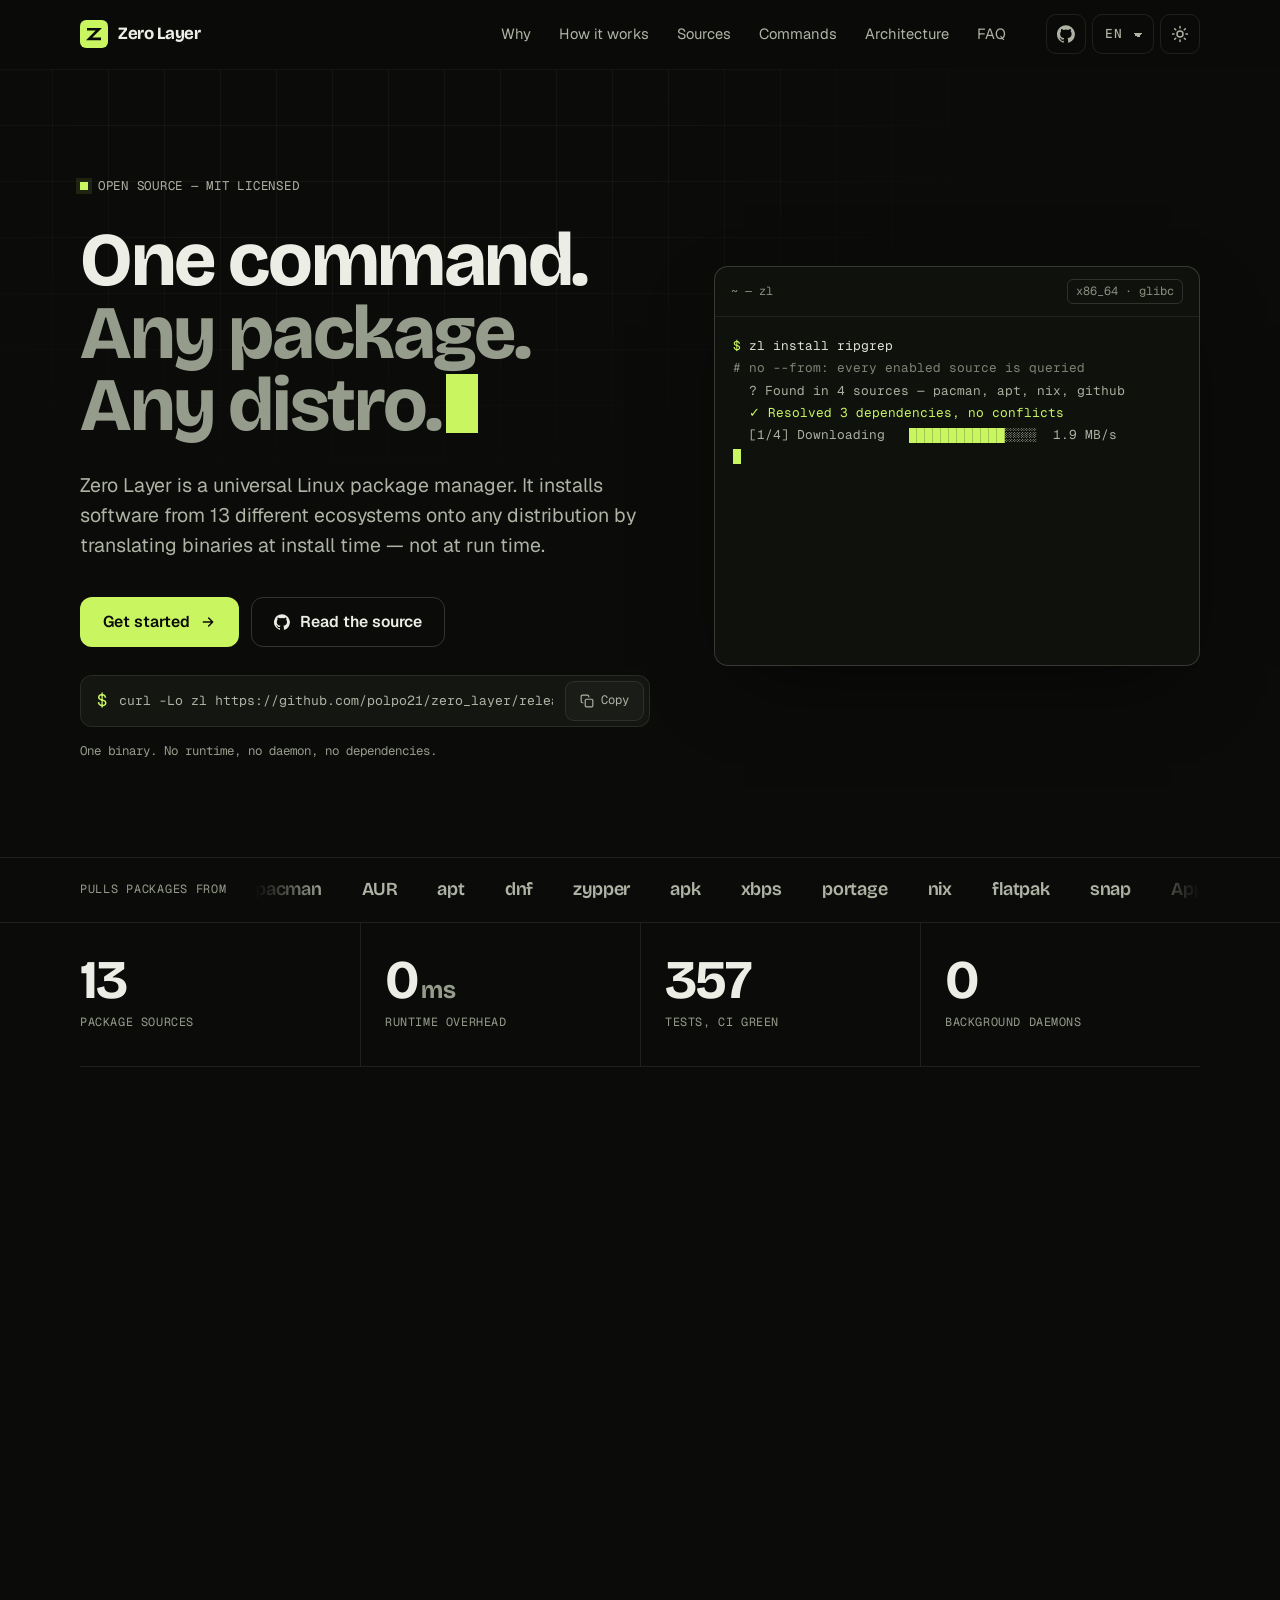
<file: docs/site/index.html>
<!DOCTYPE html>
<html lang="en" data-theme="dark">
<head>
<meta charset="UTF-8">
<meta name="viewport" content="width=device-width, initial-scale=1">
<title>Zero Layer — Universal Linux package manager for any distro</title>
<meta name="description" content="Install packages from any source on any Linux distro. Zero Layer translates binaries natively at install time — no containers, no VMs, zero runtime overhead.">
<meta name="author" content="polpo21">
<meta name="robots" content="index, follow, max-image-preview:large">
<meta name="theme-color" content="#0b0c0a" id="theme-color-meta">
<meta name="color-scheme" content="dark light">

<meta property="og:type" content="website">
<meta property="og:site_name" content="Zero Layer">
<meta property="og:title" content="Zero Layer — Universal Linux package manager for any distro">
<meta property="og:description" content="Install packages from any source on any Linux distro. Zero Layer translates binaries natively at install time — no containers, no VMs, zero runtime overhead.">
<meta property="og:url" content="https://polpo21.github.io/zero_layer/">
<meta property="og:locale" content="en_US">
<meta property="og:image" content="https://polpo21.github.io/zero_layer/og-image.png">
<meta property="og:image:width" content="1200">
<meta property="og:image:height" content="630">
<meta property="og:image:alt" content="Zero Layer — one command, any package, any distro">
<meta name="twitter:card" content="summary_large_image">
<meta name="twitter:title" content="Zero Layer — Universal Linux package manager for any distro">
<meta name="twitter:description" content="Install packages from any source on any Linux distro. Zero Layer translates binaries natively at install time — no containers, no VMs, zero runtime overhead.">
<meta name="twitter:image" content="https://polpo21.github.io/zero_layer/og-image.png">

<link rel="canonical" href="https://polpo21.github.io/zero_layer/">
<link rel="alternate" hreflang="en" href="https://polpo21.github.io/zero_layer/">
<link rel="alternate" hreflang="it" href="https://polpo21.github.io/zero_layer/it/">
<link rel="alternate" hreflang="fr" href="https://polpo21.github.io/zero_layer/fr/">
<link rel="alternate" hreflang="es" href="https://polpo21.github.io/zero_layer/es/">
<link rel="alternate" hreflang="de" href="https://polpo21.github.io/zero_layer/de/">
<link rel="alternate" hreflang="x-default" href="https://polpo21.github.io/zero_layer/">

<meta name="google-site-verification" content="SOz7K9fn7Ufe9BBDrjT0qwhMdgkpUGnkn6G0N_oc8o0">
<link rel="icon" type="image/svg+xml" href="favicon.svg">

<script>
/* Dark is the base theme; light only if the visitor chose it before.
   The "js" class lets CSS hide reveal-on-scroll content only when the
   script that reveals it is actually running. */
(function () {
    var d = document.documentElement, t = 'dark';
    try { var s = localStorage.getItem('zl-theme'); if (s === 'light' || s === 'dark') t = s; } catch (e) {}
    d.setAttribute('data-theme', t);
    d.className += ' js';
})();
</script>

<script type="application/ld+json">
{
  "@context": "https://schema.org",
  "@type": "SoftwareApplication",
  "name": "Zero Layer",
  "alternateName": "zl",
  "description": "Universal Linux package manager with native binary translation. Install packages from any source on any Linux distribution with zero runtime overhead.",
  "applicationCategory": "DeveloperApplication",
  "operatingSystem": "Linux",
  "url": "https://polpo21.github.io/zero_layer/",
  "downloadUrl": "https://github.com/polpo21/zero_layer/releases/latest",
  "softwareVersion": "0.3.1",
  "programmingLanguage": "Rust",
  "license": "https://opensource.org/licenses/MIT",
  "codeRepository": "https://github.com/polpo21/zero_layer",
  "offers": { "@type": "Offer", "price": "0", "priceCurrency": "USD" },
  "author": { "@type": "Person", "name": "polpo21", "url": "https://github.com/polpo21" }
}
</script>

<link rel="preload" href="assets/fonts/bricolage-latin.woff2" as="font" type="font/woff2" crossorigin>
<link rel="preload" href="assets/fonts/geist-latin.woff2" as="font" type="font/woff2" crossorigin>
<link rel="stylesheet" href="assets/css/styles.css">
<script src="assets/js/i18n.js" defer></script>
<script src="assets/js/main.js" defer></script>
</head>
<body>

<a class="skip-link" href="#main" data-i18n="skip">Skip to content</a>

<!-- ====================================================== NAV -->
<header class="nav" id="nav">
    <div class="nav-inner">
        <a class="brand" href="#top" aria-label="Zero Layer">
            <svg class="brand-mark" viewBox="0 0 32 32" aria-hidden="true"><rect width="32" height="32" rx="7"/><path d="M9.5 10.5h12l-11 11h12"/></svg>
            <span>Zero Layer</span>
        </a>

        <nav class="nav-links" id="nav-links" aria-label="Main">
            <a href="#why" data-i18n="nav_why">Why</a>
            <a href="#how" data-i18n="nav_how">How it works</a>
            <a href="#sources" data-i18n="nav_sources">Sources</a>
            <a href="#commands" data-i18n="nav_commands">Commands</a>
            <a href="#architecture" data-i18n="nav_arch">Architecture</a>
            <a href="#faq" data-i18n="nav_faq">FAQ</a>
        </nav>

        <div class="nav-actions">
            <a class="gh-link" href="https://github.com/polpo21/zero_layer" target="_blank" rel="noopener" aria-label="GitHub">
                <svg width="18" height="18" viewBox="0 0 24 24" fill="currentColor" aria-hidden="true"><path d="M12 .3a12 12 0 0 0-3.8 23.4c.6.1.8-.3.8-.6v-2c-3.3.7-4-1.6-4-1.6-.6-1.4-1.4-1.8-1.4-1.8-1-.7.1-.7.1-.7 1.2.1 1.8 1.2 1.8 1.2 1 1.8 2.8 1.3 3.5 1 .1-.8.4-1.3.7-1.6-2.7-.3-5.5-1.3-5.5-5.9 0-1.3.5-2.4 1.2-3.2 0-.4-.5-1.6.2-3.2 0 0 1-.3 3.3 1.2a11.5 11.5 0 0 1 6 0c2.3-1.5 3.3-1.2 3.3-1.2.7 1.6.2 2.8.1 3.2.8.8 1.2 1.9 1.2 3.2 0 4.6-2.8 5.6-5.5 5.9.4.4.8 1.1.8 2.2v3.3c0 .3.2.7.8.6A12 12 0 0 0 12 .3"/></svg>
            </a>
            <label class="lang">
                <span class="visually-hidden" data-i18n="nav_lang">Language</span>
                <select id="lang-select" data-i18n-attr="aria-label:nav_lang" aria-label="Language">
                    <option value="en">EN</option>
                    <option value="it">IT</option>
                    <option value="fr">FR</option>
                    <option value="es">ES</option>
                    <option value="de">DE</option>
                </select>
            </label>
            <button class="icon-btn" id="theme-toggle" type="button" aria-pressed="false" data-i18n-attr="aria-label:nav_theme" aria-label="Switch theme">
                <svg class="sun" width="18" height="18" viewBox="0 0 24 24" fill="none" stroke="currentColor" stroke-width="2" stroke-linecap="round" aria-hidden="true"><circle cx="12" cy="12" r="4"/><path d="M12 2v2M12 20v2M4.9 4.9l1.4 1.4M17.7 17.7l1.4 1.4M2 12h2M20 12h2M4.9 19.1l1.4-1.4M17.7 6.3l1.4-1.4"/></svg>
                <svg class="moon" width="18" height="18" viewBox="0 0 24 24" fill="none" stroke="currentColor" stroke-width="2" stroke-linecap="round" stroke-linejoin="round" aria-hidden="true"><path d="M21 12.8A9 9 0 1 1 11.2 3a7 7 0 0 0 9.8 9.8z"/></svg>
            </button>
            <button class="icon-btn menu-btn" id="menu-btn" type="button" aria-expanded="false" aria-controls="nav-links" data-i18n-attr="aria-label:nav_menu" aria-label="Menu">
                <svg width="18" height="18" viewBox="0 0 24 24" fill="none" stroke="currentColor" stroke-width="2" stroke-linecap="round" aria-hidden="true"><line x1="4" y1="8" x2="20" y2="8"/><line x1="4" y1="16" x2="20" y2="16"/></svg>
            </button>
        </div>
    </div>
    <div class="nav-progress" id="nav-progress"></div>
</header>

<main id="main">
<span id="top"></span>

<!-- ====================================================== HERO -->
<section class="hero">
    <div class="container hero-grid">
        <div class="hero-copy">
            <p class="kicker"><span class="kicker-dot" aria-hidden="true"></span><span data-i18n="hero_badge">Open source — MIT licensed</span></p>
            <h1>
                <span class="h1-a" data-i18n="hero_t1">One command.</span>
                <span class="h1-b" data-i18n="hero_t2">Any package. Any distro.</span>
            </h1>
            <p class="hero-lede" data-i18n="hero_lede">Zero Layer is a universal Linux package manager. It installs software from 13 different ecosystems onto any distribution by translating binaries at install time — not at run time.</p>

            <div class="btn-row">
                <a class="btn btn-primary" href="#start">
                    <span data-i18n="hero_cta1">Get started</span>
                    <svg width="16" height="16" viewBox="0 0 24 24" fill="none" stroke="currentColor" stroke-width="2.2" stroke-linecap="round" stroke-linejoin="round" aria-hidden="true"><path d="M5 12h14M13 6l6 6-6 6"/></svg>
                </a>
                <a class="btn btn-ghost" href="https://github.com/polpo21/zero_layer" target="_blank" rel="noopener">
                    <svg width="16" height="16" viewBox="0 0 24 24" fill="currentColor" aria-hidden="true"><path d="M12 .3a12 12 0 0 0-3.8 23.4c.6.1.8-.3.8-.6v-2c-3.3.7-4-1.6-4-1.6-.6-1.4-1.4-1.8-1.4-1.8-1-.7.1-.7.1-.7 1.2.1 1.8 1.2 1.8 1.2 1 1.8 2.8 1.3 3.5 1 .1-.8.4-1.3.7-1.6-2.7-.3-5.5-1.3-5.5-5.9 0-1.3.5-2.4 1.2-3.2 0-.4-.5-1.6.2-3.2 0 0 1-.3 3.3 1.2a11.5 11.5 0 0 1 6 0c2.3-1.5 3.3-1.2 3.3-1.2.7 1.6.2 2.8.1 3.2.8.8 1.2 1.9 1.2 3.2 0 4.6-2.8 5.6-5.5 5.9.4.4.8 1.1.8 2.2v3.3c0 .3.2.7.8.6A12 12 0 0 0 12 .3"/></svg>
                    <span data-i18n="hero_cta2">Read the source</span>
                </a>
            </div>

            <div class="install-line">
                <span class="prompt" aria-hidden="true">$</span>
                <code id="hero-install">curl -Lo zl https://github.com/polpo21/zero_layer/releases/latest/download/zl-x86_64-unknown-linux-gnu</code>
                <button class="copy-btn" type="button" data-copy-target="#hero-install">
                    <svg width="14" height="14" viewBox="0 0 24 24" fill="none" stroke="currentColor" stroke-width="2" stroke-linecap="round" stroke-linejoin="round" aria-hidden="true"><rect x="9" y="9" width="13" height="13" rx="2"/><path d="M5 15H4a2 2 0 0 1-2-2V4a2 2 0 0 1 2-2h9a2 2 0 0 1 2 2v1"/></svg>
                    <span data-i18n="copy">Copy</span>
                </button>
            </div>
            <p class="hero-note" data-i18n="hero_install_note">One binary. No runtime, no daemon, no dependencies.</p>
        </div>

        <div class="terminal" role="img" aria-label="zl install ripgrep: found in 4 sources, verified, 1 ELF patched, installed">
            <div class="terminal-bar">
                <span class="terminal-title">~ — zl</span>
                <span class="terminal-tag">x86_64 · glibc</span>
            </div>
            <div class="terminal-body" id="terminal-body" aria-hidden="true"></div>
        </div>
    </div>

    <div class="strip" aria-label="Sources">
        <div class="container strip-inner">
            <span class="strip-label" data-i18n="strip_label">Pulls packages from</span>
            <div class="strip-track">
                <ul class="strip-list">
                    <li>pacman</li><li>AUR</li><li>apt</li><li>dnf</li><li>zypper</li><li>apk</li><li>xbps</li><li>portage</li><li>nix</li><li>flatpak</li><li>snap</li><li>AppImage</li><li>GitHub</li>
                </ul>
                <ul class="strip-list" aria-hidden="true">
                    <li>pacman</li><li>AUR</li><li>apt</li><li>dnf</li><li>zypper</li><li>apk</li><li>xbps</li><li>portage</li><li>nix</li><li>flatpak</li><li>snap</li><li>AppImage</li><li>GitHub</li>
                </ul>
            </div>
        </div>
    </div>

    <div class="container">
        <dl class="stats">
            <div class="stat"><dt data-i18n="stat_sources">package sources</dt><dd data-count="13">13</dd></div>
            <div class="stat"><dt data-i18n="stat_overhead">runtime overhead</dt><dd>0<small>ms</small></dd></div>
            <div class="stat"><dt data-i18n="stat_tests">tests, CI green</dt><dd data-count="357">357</dd></div>
            <div class="stat"><dt data-i18n="stat_daemons">background daemons</dt><dd>0</dd></div>
        </dl>
    </div>
</section>

<!-- ====================================================== WHY -->
<section class="section" id="why">
    <div class="container">
        <header class="sec-head reveal">
            <p class="eyebrow" data-i18n="why_eyebrow">The problem</p>
            <h2 data-i18n="why_title">Linux packaging is fragmented by design</h2>
            <p class="sec-lede" data-i18n="why_lede">Every distribution ships its own format, its own repository and its own idea of where files belong. The software you want is often packaged — just not for your system.</p>
        </header>

        <div class="pains stagger">
            <article class="pain">
                <span class="index" aria-hidden="true">01</span>
                <h3 data-i18n="p1_t">The package exists, but not for you</h3>
                <p data-i18n="p1_d">A tool is in the AUR, or only as a .deb, or only as a GitHub release. Your distro packaged it two years ago, or never. You end up compiling from source or going without.</p>
            </article>
            <article class="pain">
                <span class="index" aria-hidden="true">02</span>
                <h3 data-i18n="p2_t">The workarounds cost you performance</h3>
                <p data-i18n="p2_d">Containers, virtual machines and compatibility layers all solve this by adding a layer. You pay for it forever: startup latency, memory, disk, and a runtime that must keep running.</p>
            </article>
            <article class="pain">
                <span class="index" aria-hidden="true">03</span>
                <h3 data-i18n="p3_t">Manual installs rot silently</h3>
                <p data-i18n="p3_d">Dropping a tarball into /opt works until a library moves. Nothing tracks the files, nothing knows the dependencies, and nothing can cleanly undo it.</p>
            </article>
        </div>
    </div>
</section>

<!-- ====================================================== THE IDEA -->
<section class="section section-band" id="idea">
    <div class="container split">
        <div class="reveal">
            <p class="eyebrow" data-i18n="what_eyebrow">The idea</p>
            <h2 data-i18n="what_title">Translate once, at install time</h2>
            <p class="sec-lede" data-i18n="what_lede">A Linux binary is not tied to a distribution — it is tied to a handful of concrete facts: which dynamic linker loads it, and where its shared libraries live. Both are recorded inside the ELF file, and both can be rewritten.</p>
            <p class="prose" data-i18n="what_p1">Zero Layer reads those fields with <strong>goblin</strong>, then rewrites them with <strong>elb</strong> so they point at your system's real linker and library paths. It does this once, while installing.</p>
            <p class="prose" data-i18n="what_p2">After that the binary is simply a native binary on your machine. There is no shim, no wrapper script, no sandbox and no supervising process. That is where the name comes from: the layer is zero.</p>
            <ul class="checks">
                <li data-i18n="what_b1">No container runtime to install or keep running</li>
                <li data-i18n="what_b2">No performance penalty — it is the same machine code</li>
                <li data-i18n="what_b3">Files land in normal directories you can inspect</li>
                <li data-i18n="what_b4">Everything is tracked, and every install can be rolled back</li>
            </ul>
        </div>

        <figure class="elf reveal">
            <figcaption class="elf-file"><span class="elf-name">/usr/bin/rg</span><span>ELF 64-bit LSB · x86-64</span></figcaption>
            <div class="elf-panel elf-before">
                <p class="elf-label"><span class="elf-sign" aria-hidden="true">−</span><span data-i18n="idea_before">built for Arch</span></p>
                <dl>
                    <div class="chg"><dt>PT_INTERP</dt><dd>/usr/lib/ld-linux-x86-64.so.2</dd></div>
                    <div class="chg"><dt>RUNPATH</dt><dd>—</dd></div>
                    <div><dt>NEEDED</dt><dd>libpcre2-8.so.0 · libc.so.6</dd></div>
                </dl>
            </div>
            <div class="elf-arrow" aria-hidden="true"><span>zl</span></div>
            <div class="elf-panel elf-after">
                <p class="elf-label"><span class="elf-sign" aria-hidden="true">+</span><span data-i18n="idea_after">patched for this machine</span></p>
                <dl>
                    <div class="chg"><dt>PT_INTERP</dt><dd>/lib64/ld-linux-x86-64.so.2</dd></div>
                    <div class="chg"><dt>RUNPATH</dt><dd>$ORIGIN/../lib:~/.local/share/zl/lib</dd></div>
                    <div><dt>NEEDED</dt><dd>libpcre2-8.so.0 · libc.so.6</dd></div>
                </dl>
            </div>
            <p class="elf-foot" data-i18n="idea_foot">Same machine code. It just knows where it lives now.</p>
        </figure>
    </div>
</section>

<!-- ====================================================== PHILOSOPHY -->
<section class="section" id="philosophy">
    <div class="container">
        <header class="sec-head reveal">
            <p class="eyebrow" data-i18n="phil_eyebrow">Philosophy</p>
            <h2 data-i18n="phil_title">Six principles behind every decision</h2>
            <p class="sec-lede" data-i18n="phil_lede">Zero Layer is opinionated. These are the rules the codebase is held to.</p>
        </header>

        <div class="cells stagger">
            <article class="cell"><span class="index" aria-hidden="true">/01</span><h3 data-i18n="ph1_t">Zero overhead after install</h3><p data-i18n="ph1_d">All translation work happens once, during installation. Nothing sits between your program and the kernel afterwards.</p></article>
            <article class="cell"><span class="index" aria-hidden="true">/02</span><h3 data-i18n="ph2_t">Detect, never assume</h3><p data-i18n="ph2_d">Architecture, dynamic linker, libc, library directories and filesystem layout are all probed from the running system instead of hardcoded.</p></article>
            <article class="cell"><span class="index" aria-hidden="true">/03</span><h3 data-i18n="ph3_t">Atomic or nothing</h3><p data-i18n="ph3_d">Every install runs inside a transaction that records what it touched. A failure anywhere unwinds the whole operation.</p></article>
            <article class="cell"><span class="index" aria-hidden="true">/04</span><h3 data-i18n="ph4_t">One binary, no system libraries</h3><p data-i18n="ph4_d">redb instead of SQLite, elb instead of patchelf, rustls instead of OpenSSL. Written in Rust; the few native pieces (compression, crypto) are compiled in, so there is nothing to install next to it.</p></article>
            <article class="cell"><span class="index" aria-hidden="true">/05</span><h3 data-i18n="ph5_t">The user picks the source</h3><p data-i18n="ph5_d">When a package exists in several ecosystems, Zero Layer shows all of them and lets you choose. It never silently decides for you.</p></article>
            <article class="cell"><span class="index" aria-hidden="true">/06</span><h3 data-i18n="ph6_t">Reversible by default</h3><p data-i18n="ph6_d">History, rollback, orphan detection and dry-run are core features, not afterthoughts. You can always see what happened and undo it.</p></article>
        </div>
    </div>
</section>

<!-- ====================================================== HOW IT WORKS -->
<section class="section section-band" id="how">
    <div class="container">
        <header class="sec-head reveal">
            <p class="eyebrow" data-i18n="how_eyebrow">How it works</p>
            <h2 data-i18n="how_title">What happens when you type install</h2>
            <p class="sec-lede" data-i18n="how_lede">Eight stages run between your command and a working binary. Each one is observable with -v, and any failure rolls the whole thing back.</p>
        </header>

        <ol class="pipeline stagger">
            <li class="pstep"><span class="pstep-n" aria-hidden="true">01</span><h3 data-i18n="h1_t">Resolve</h3><p data-i18n="h1_d">Finds the package and walks its dependency tree recursively, detecting cycles. If a dependency is missing from the primary source, every other enabled source is queried and you choose.</p><span class="chip" data-i18n="h1_m">cross-source resolution</span></li>
            <li class="pstep"><span class="pstep-n" aria-hidden="true">02</span><h3 data-i18n="h2_t">Check conflicts</h3><p data-i18n="h2_d">Five classes are checked before anything is written: file ownership, binary names, library sonames, declared conflicts and version constraints.</p><span class="chip" data-i18n="h2_m">5 conflict types</span></li>
            <li class="pstep"><span class="pstep-n" aria-hidden="true">03</span><h3 data-i18n="h3_t">Download</h3><p data-i18n="h3_d">Packages are fetched straight from their native repositories over four parallel threads, with progress bars and automatic retry with backoff.</p><span class="chip" data-i18n="h3_m">4 threads · retry</span></li>
            <li class="pstep"><span class="pstep-n" aria-hidden="true">04</span><h3 data-i18n="h4_t">Verify</h3><p data-i18n="h4_d">SHA256 checksums are enforced and GPG signatures are checked when the source provides them. An unverifiable signature is reported differently from a bad one.</p><span class="chip" data-i18n="h4_m">SHA256 + GPG</span></li>
            <li class="pstep"><span class="pstep-n" aria-hidden="true">05</span><h3 data-i18n="h5_t">Extract</h3><p data-i18n="h5_d">The archive format is detected and unpacked — deb, rpm, tar, zst, xz, nar, squashfs, zip or AppImage — then normalised to a standard FHS layout.</p><span class="chip" data-i18n="h5_m">9 archive formats</span></li>
            <li class="pstep"><span class="pstep-n" aria-hidden="true">06</span><h3 data-i18n="h6_t">Patch</h3><p data-i18n="h6_d">Every ELF binary is analysed, then its interpreter and RUNPATH are rewritten to match your system. Multi-binary packages are patched in parallel; static binaries are correctly left alone.</p><span class="chip" data-i18n="h6_m">goblin + elb</span></li>
            <li class="pstep"><span class="pstep-n" aria-hidden="true">07</span><h3 data-i18n="h7_t">Install</h3><p data-i18n="h7_d">Files are placed atomically inside a transaction that records every file, directory, symlink and database row it creates. Any error unwinds all of it.</p><span class="chip" data-i18n="h7_m">atomic · rollback</span></li>
            <li class="pstep"><span class="pstep-n" aria-hidden="true">08</span><h3 data-i18n="h8_t">Track</h3><p data-i18n="h8_d">Files, dependencies, ownership and the operation itself are written to an embedded database, which is what makes why, size, doctor and rollback possible later.</p><span class="chip" data-i18n="h8_m">redb + graph</span></li>
        </ol>
    </div>
</section>

<!-- ====================================================== FEATURES -->
<section class="section" id="features">
    <div class="container">
        <header class="sec-head reveal">
            <p class="eyebrow" data-i18n="feat_eyebrow">Capabilities</p>
            <h2 data-i18n="feat_title">A complete package manager, not a demo</h2>
            <p class="sec-lede" data-i18n="feat_lede">Everything you would expect from your distro's tooling, plus the things it never had.</p>
        </header>

        <div class="bento stagger">
            <article class="tile tile-wide tile-accent">
                <h3 data-i18n="f1_t">Native binary translation</h3>
                <p data-i18n="f1_d">ELF binaries are analysed with goblin and patched with elb at install time. The dynamic linker and RUNPATH are rewritten to match your system, so packages run at full native speed afterwards.</p>
                <ul class="tags"><li>goblin</li><li>elb</li><li>PT_INTERP</li><li>RUNPATH</li></ul>
            </article>
            <article class="tile">
                <h3 data-i18n="f2_t">13 sources in parallel</h3>
                <p data-i18n="f2_d">Every enabled source is queried simultaneously, results are scored by relevance, and AUR binary variants are discovered automatically.</p>
            </article>
            <article class="tile">
                <h3 data-i18n="f3_t">Atomic transactions</h3>
                <p data-i18n="f3_d">An install either completes or leaves no trace. No half-written state, ever.</p>
            </article>
            <article class="tile tile-wide">
                <h3 data-i18n="f4_t">Diagnostics built in</h3>
                <p data-i18n="f4_d">doctor, audit, why, size, diff and history answer the questions package managers usually leave you guessing about.</p>
                <ul class="tags"><li>zl doctor</li><li>zl why</li><li>zl size</li><li>zl audit</li><li>zl diff</li></ul>
            </article>
            <article class="tile tile-half">
                <h3 data-i18n="f5_t">Multi-version &amp; environments</h3>
                <p data-i18n="f5_d">Install versions side by side and switch between them, or spin up an ephemeral environment that disappears when you exit the shell.</p>
            </article>
            <article class="tile tile-half">
                <h3 data-i18n="f6_t">Security aware</h3>
                <p data-i18n="f6_d">Checksums and signatures on the way in, CVE lookups against OSV.dev on the way out, plus pinning to freeze anything you do not want moving.</p>
            </article>
        </div>
    </div>
</section>

<!-- ====================================================== SOURCES -->
<section class="section section-band" id="sources">
    <div class="container">
        <header class="sec-head reveal">
            <p class="eyebrow" data-i18n="src_eyebrow">Sources</p>
            <h2 data-i18n="src_title">Thirteen ecosystems, one interface</h2>
            <p class="sec-lede" data-i18n="src_lede">Each source is a plugin implementing the same trait. Enable the ones you want per machine, or filter per command with --from.</p>
        </header>

        <ul class="sources stagger">
            <li><code>pacman</code><span>Arch Linux</span></li>
            <li><code>aur</code><span>Arch User Repository</span></li>
            <li><code>apt</code><span>Debian · Ubuntu</span></li>
            <li><code>dnf</code><span>Fedora · RHEL</span></li>
            <li><code>zypper</code><span>openSUSE · SLES</span></li>
            <li><code>apk</code><span>Alpine Linux</span></li>
            <li><code>xbps</code><span>Void Linux</span></li>
            <li><code>portage</code><span>Gentoo binhost</span></li>
            <li><code>nix</code><span>nixpkgs</span></li>
            <li><code>flatpak</code><span>Flathub</span></li>
            <li><code>snap</code><span>Snapcraft Store</span></li>
            <li><code>appimage</code><span>AppImageHub</span></li>
            <li><code>github</code><span>GitHub Releases</span></li>
            <li class="sources-more"><a href="https://github.com/polpo21/zero_layer/blob/main/docs/plugin-status.md" target="_blank" rel="noopener" data-i18n="src_status_link">See live plugin status</a></li>
        </ul>

        <p class="fineprint">
            <span data-i18n="src_note">Source availability depends on the upstream being reachable. The repository tracks the live status of every plugin.</span>
        </p>
    </div>
</section>

<!-- ====================================================== COMMANDS -->
<section class="section" id="commands">
    <div class="container container-narrow">
        <header class="sec-head reveal">
            <p class="eyebrow" data-i18n="cmd_eyebrow">Commands</p>
            <h2 data-i18n="cmd_title">The interface, end to end</h2>
            <p class="sec-lede" data-i18n="cmd_lede">One binary, twenty-five commands, shell completions for bash, zsh and fish.</p>
        </header>

        <div class="reveal" data-tabs>
            <div class="tabs" role="tablist" aria-label="Commands">
                <button class="tab" role="tab" id="t1" aria-controls="p1" aria-selected="true" data-i18n="cmd_tab1">Install</button>
                <button class="tab" role="tab" id="t2" aria-controls="p2" aria-selected="false" data-i18n="cmd_tab2">Search</button>
                <button class="tab" role="tab" id="t3" aria-controls="p3" aria-selected="false" data-i18n="cmd_tab3">Diagnostics</button>
                <button class="tab" role="tab" id="t4" aria-controls="p4" aria-selected="false" data-i18n="cmd_tab4">History</button>
                <button class="tab" role="tab" id="t5" aria-controls="p5" aria-selected="false" data-i18n="cmd_tab5">Environments</button>
            </div>

            <div class="codeblock">
                <button class="copy-btn" type="button" data-copy-target=".tabpanel:not([hidden]) pre"><span data-i18n="copy">Copy</span></button>

                <div class="tabpanel" role="tabpanel" id="p1" aria-labelledby="t1">
<pre><span class="c-prompt">$</span> <span class="c-cmd">zl install firefox</span>                 <span class="c-note"># pick from every source</span>
<span class="c-prompt">$</span> <span class="c-cmd">zl install firefox</span> <span class="c-flag">--from pacman</span>   <span class="c-note"># force one source</span>
<span class="c-prompt">$</span> <span class="c-cmd">zl install sharkdp/bat</span> <span class="c-flag">--from github</span>
<span class="c-prompt">$</span> <span class="c-cmd">zl install python</span> <span class="c-flag">--version 3.12</span>  <span class="c-note"># side by side</span>
<span class="c-prompt">$</span> <span class="c-cmd">zl remove firefox</span> <span class="c-flag">--cascade</span>       <span class="c-note"># drop orphaned deps</span>
<span class="c-prompt">$</span> <span class="c-cmd">zl</span> <span class="c-flag">--dry-run</span> <span class="c-cmd">install firefox</span>     <span class="c-note"># preview only</span>
<span class="c-prompt">$</span> <span class="c-cmd">zl run</span> <span class="c-cmd">neofetch</span>                   <span class="c-note"># run without installing</span></pre>
                </div>

                <div class="tabpanel" role="tabpanel" id="p2" aria-labelledby="t2" hidden>
<pre><span class="c-prompt">$</span> <span class="c-cmd">zl search vim</span>                      <span class="c-note"># all sources, in parallel</span>
<span class="c-prompt">$</span> <span class="c-cmd">zl search vim</span> <span class="c-flag">--exact</span>              <span class="c-note"># exact names only</span>
<span class="c-prompt">$</span> <span class="c-cmd">zl search vim</span> <span class="c-flag">--from pacman,apt</span>    <span class="c-note"># limit the sweep</span>
<span class="c-prompt">$</span> <span class="c-cmd">zl info ripgrep</span>                    <span class="c-note"># full metadata</span>
<span class="c-prompt">$</span> <span class="c-cmd">zl list</span> <span class="c-flag">--explicit</span>                 <span class="c-note"># what you asked for</span>
<span class="c-prompt">$</span> <span class="c-cmd">zl sources list</span>                    <span class="c-note"># enabled / disabled</span>
<span class="c-prompt">$</span> <span class="c-cmd">zl sources only</span> <span class="c-cmd">pacman aur github</span></pre>
                </div>

                <div class="tabpanel" role="tabpanel" id="p3" aria-labelledby="t3" hidden>
<pre><span class="c-prompt">$</span> <span class="c-cmd">zl doctor</span>                          <span class="c-note"># full system health check</span>
<span class="c-prompt">$</span> <span class="c-cmd">zl why libpcre2</span>                    <span class="c-note"># which package pulled it in</span>
<span class="c-prompt">$</span> <span class="c-cmd">zl size</span> <span class="c-flag">--sort</span>                     <span class="c-note"># disk usage, largest first</span>
<span class="c-prompt">$</span> <span class="c-cmd">zl diff firefox</span>                    <span class="c-note"># what an update would change</span>
<span class="c-prompt">$</span> <span class="c-cmd">zl audit</span>                           <span class="c-note"># known CVEs via OSV.dev</span>
<span class="c-prompt">$</span> <span class="c-cmd">zl cache dedup</span>                     <span class="c-note"># hardlink duplicate libs</span></pre>
                </div>

                <div class="tabpanel" role="tabpanel" id="p4" aria-labelledby="t4" hidden>
<pre><span class="c-prompt">$</span> <span class="c-cmd">zl history list</span>                    <span class="c-note"># every operation, timestamped</span>
<span class="c-prompt">$</span> <span class="c-cmd">zl history rollback</span>                <span class="c-note"># undo the last one</span>
<span class="c-prompt">$</span> <span class="c-cmd">zl history rollback 3</span>              <span class="c-note"># undo the last three</span>
<span class="c-prompt">$</span> <span class="c-cmd">zl pin firefox</span>                     <span class="c-note"># freeze this version</span>
<span class="c-prompt">$</span> <span class="c-cmd">zl export</span>                          <span class="c-note"># write zl-lock.json</span>
<span class="c-prompt">$</span> <span class="c-cmd">zl import zl-lock.json</span>             <span class="c-note"># reproduce elsewhere</span></pre>
                </div>

                <div class="tabpanel" role="tabpanel" id="p5" aria-labelledby="t5" hidden>
<pre><span class="c-prompt">$</span> <span class="c-cmd">zl env shell</span>                       <span class="c-note"># throwaway env, dies on exit</span>
<span class="c-prompt">$</span> <span class="c-cmd">zl env shell myproject</span>             <span class="c-note"># named, persists</span>
<span class="c-prompt">$</span> <span class="c-cmd">zl env list</span>
<span class="c-prompt">$</span> <span class="c-cmd">zl env delete myproject</span>
<span class="c-prompt">$</span> <span class="c-cmd">zl switch python 3.12</span>              <span class="c-note"># activate another version</span>
<span class="c-prompt">$</span> <span class="c-cmd">zl completions zsh</span>                 <span class="c-note"># bash · zsh · fish</span></pre>
                </div>
            </div>
        </div>
    </div>
</section>

<!-- ====================================================== ARCHITECTURE -->
<section class="section section-band" id="architecture">
    <div class="container">
        <header class="sec-head reveal">
            <p class="eyebrow" data-i18n="arch_eyebrow">Under the hood</p>
            <h2 data-i18n="arch_title">Built to be boring in the right places</h2>
            <p class="sec-lede" data-i18n="arch_lede">Predictable layout on disk, a Rust codebase with native code kept to a minimum, and a test suite that runs on every push.</p>
        </header>

        <div class="split split-top">
            <div class="reveal">
                <h3 data-i18n="arch_layout_t">Where things land</h3>
                <p class="prose" data-i18n="arch_layout_d">Everything lives under one directory you own. Add bin to your PATH and nothing else on the system is touched.</p>
                <h3 class="mt" data-i18n="arch_choices_t">Design constraints</h3>
                <ul class="checks">
                    <li data-i18n="ac1">Single binary; no system libraries to install</li>
                    <li data-i18n="ac2">RUNPATH over RPATH, so LD_LIBRARY_PATH still works</li>
                    <li data-i18n="ac3">Threads instead of an async runtime</li>
                    <li data-i18n="ac4">Everything auto-detected from the running system</li>
                    <li data-i18n="ac5">Rollback is a first-class path, not an error case</li>
                    <li data-i18n="ac6">Zero clippy warnings, formatted, CI-gated</li>
                </ul>
            </div>

            <div class="reveal">
                <div class="codeblock tree">
<pre><span class="c-cmd">~/.local/share/zl/</span>
├── <span class="c-flag">bin/</span>        <span class="c-note">symlinks — add to PATH</span>
├── <span class="c-flag">lib/</span>        <span class="c-note">shared libraries</span>
├── <span class="c-flag">share/</span>      <span class="c-note">data files</span>
├── <span class="c-flag">etc/</span>        <span class="c-note">configuration</span>
├── <span class="c-flag">packages/</span>   <span class="c-note">one dir per name-version</span>
├── <span class="c-flag">cache/</span>      <span class="c-note">downloads</span>
├── <span class="c-flag">envs/</span>       <span class="c-note">ephemeral environments</span>
└── <span class="c-cmd">zl.redb</span>     <span class="c-note">package database</span></pre>
                </div>
                <h3 class="mt" data-i18n="arch_stack_t">The stack</h3>
                <ul class="tags">
                    <li>Rust 2024</li><li>goblin</li><li>elb</li><li>redb</li><li>petgraph</li><li>clap</li>
                    <li>reqwest + rustls</li><li>indicatif</li><li>quick-xml</li><li>sha2</li><li>zstd</li><li>tar</li><li>cpio</li>
                </ul>
            </div>
        </div>
    </div>
</section>

<!-- ====================================================== COMPARISON -->
<section class="section" id="comparison">
    <div class="container">
        <header class="sec-head reveal">
            <p class="eyebrow" data-i18n="cmp_eyebrow">Comparison</p>
            <h2 data-i18n="cmp_title">How it differs from the alternatives</h2>
            <p class="sec-lede" data-i18n="cmp_lede">Containers and universal package formats solve the same problem by isolating software. Zero Layer solves it by adapting software.</p>
        </header>

        <div class="table-wrap reveal">
            <table class="compare">
                <thead>
                    <tr>
                        <th scope="col"><span class="visually-hidden">Tool</span></th>
                        <th scope="col" data-i18n="cmp_c1">Approach</th>
                        <th scope="col" data-i18n="cmp_c2">Runtime cost</th>
                        <th scope="col" data-i18n="cmp_c3">Disk cost</th>
                        <th scope="col" data-i18n="cmp_c4">Needs a daemon</th>
                    </tr>
                </thead>
                <tbody>
                    <tr class="row-zl">
                        <th scope="row" data-i18n="cmp_r1">Zero Layer</th>
                        <td data-i18n="cmp_r1a">Patch binaries at install</td>
                        <td><span class="yes" data-i18n="cmp_r1b">None</span></td>
                        <td data-i18n="cmp_r1c">Shared libraries, deduplicated</td>
                        <td><span class="yes" data-i18n="cmp_r1d">No</span></td>
                    </tr>
                    <tr>
                        <th scope="row">Docker / Podman</th>
                        <td data-i18n="cmp_r2a">Full OS image per app</td>
                        <td data-i18n="cmp_r2b">Process + namespace overhead</td>
                        <td data-i18n="cmp_r2c">Image layers per app</td>
                        <td data-i18n="cmp_r2d">Yes</td>
                    </tr>
                    <tr>
                        <th scope="row">Flatpak</th>
                        <td data-i18n="cmp_r3a">Bundled runtimes</td>
                        <td data-i18n="cmp_r3b">Sandbox + portal indirection</td>
                        <td data-i18n="cmp_r3c">Runtime per app family</td>
                        <td data-i18n="cmp_r3d">Yes</td>
                    </tr>
                    <tr>
                        <th scope="row">Snap</th>
                        <td data-i18n="cmp_r4a">Squashfs + confinement</td>
                        <td data-i18n="cmp_r4b">Mount + confinement layer</td>
                        <td data-i18n="cmp_r4c">Compressed image per app</td>
                        <td data-i18n="cmp_r4d">Yes</td>
                    </tr>
                    <tr>
                        <th scope="row" data-i18n="cmp_r5">Manual tarball</th>
                        <td data-i18n="cmp_r5a">Unpack and hope</td>
                        <td><span class="yes" data-i18n="cmp_r5b">None</span></td>
                        <td data-i18n="cmp_r5c">Whatever you copied</td>
                        <td><span class="yes" data-i18n="cmp_r5d">No</span></td>
                    </tr>
                </tbody>
            </table>
        </div>
        <p class="fineprint" data-i18n="cmp_foot">Manual installs match Zero Layer on overhead — and lose on everything else: nothing is tracked, nothing resolves dependencies, and nothing can undo it.</p>
    </div>
</section>

<!-- ====================================================== GET STARTED -->
<section class="section section-band" id="start">
    <div class="container container-narrow">
        <header class="sec-head reveal">
            <p class="eyebrow" data-i18n="start_eyebrow">Get started</p>
            <h2 data-i18n="start_title">Running in under a minute</h2>
            <p class="sec-lede" data-i18n="start_lede">One download, one line in your shell profile. No package manager needed to install the package manager.</p>
        </header>

        <p class="notice notice-ok reveal">
            <span class="notice-ico" aria-hidden="true">✓</span>
            <span>
                <span data-i18n="rel_notice"><strong>v0.3.1</strong> is published, with prebuilt binaries for x86_64 and aarch64, glibc and musl. Everything described on this page ships in it — no compiler needed.</span>
                <a class="link" href="https://github.com/polpo21/zero_layer/releases/latest" target="_blank" rel="noopener" data-i18n="rel_notice_link">Release notes</a> →
            </span>
        </p>

        <ol class="steps">
            <li class="step reveal">
                <h3 data-i18n="s1_t">Install the binary</h3>
                <p data-i18n="s1_d">Grab the latest release for your architecture. Use the second form if you would rather not use sudo.</p>
                <div class="codeblock">
                    <button class="copy-btn" type="button" data-copy-target="#code-1"><span data-i18n="copy">Copy</span></button>
<pre id="code-1"><span class="c-prompt">$</span> <span class="c-cmd">curl -Lo zl https://github.com/polpo21/zero_layer/releases/latest/download/zl-x86_64-unknown-linux-gnu</span>
<span class="c-prompt">$</span> <span class="c-cmd">chmod +x zl &amp;&amp; sudo mv zl /usr/local/bin/</span>

<span class="c-note"># or, without sudo:</span>
<span class="c-prompt">$</span> <span class="c-cmd">mkdir -p ~/.local/bin &amp;&amp; mv zl ~/.local/bin/</span>

<span class="c-note"># other builds: zl-x86_64-unknown-linux-musl,</span>
<span class="c-note"># zl-aarch64-unknown-linux-gnu, zl-aarch64-unknown-linux-musl</span></pre>
                </div>
            </li>

            <li class="step reveal">
                <h3 data-i18n="s2_t">Put it on your PATH</h3>
                <p data-i18n="s2_d">Zero Layer symlinks the executables it installs into its own bin directory.</p>
                <div class="codeblock">
                    <button class="copy-btn" type="button" data-copy-target="#code-2"><span data-i18n="copy">Copy</span></button>
<pre id="code-2"><span class="c-note"># bash (~/.bashrc) or zsh (~/.zshrc)</span>
<span class="c-cmd">export PATH="$HOME/.local/share/zl/bin:$PATH"</span>

<span class="c-note"># fish</span>
<span class="c-cmd">fish_add_path ~/.local/share/zl/bin</span></pre>
                </div>
            </li>

            <li class="step reveal">
                <h3 data-i18n="s3_t">Install something</h3>
                <p data-i18n="s3_d">Leave off --from and Zero Layer will search every enabled source and let you pick.</p>
                <div class="codeblock">
                    <button class="copy-btn" type="button" data-copy-target="#code-3"><span data-i18n="copy">Copy</span></button>
<pre id="code-3"><span class="c-prompt">$</span> <span class="c-cmd">zl install ripgrep</span>
<span class="c-prompt">$</span> <span class="c-cmd">zl install sharkdp/bat</span> <span class="c-flag">--from github</span>
<span class="c-prompt">$</span> <span class="c-cmd">zl doctor</span>                <span class="c-note"># confirm everything is healthy</span></pre>
                </div>
            </li>
        </ol>

        <p class="fineprint">
            <span data-i18n="start_alt">Prefer to build it yourself? Requires Rust 1.90 or newer.</span>
            <a class="link" href="https://github.com/polpo21/zero_layer#build-from-source" target="_blank" rel="noopener">cargo build --release →</a>
        </p>
    </div>
</section>

<!-- ====================================================== FAQ -->
<section class="section" id="faq">
    <div class="container faq-grid">
        <header class="sec-head reveal">
            <p class="eyebrow" data-i18n="faq_eyebrow">FAQ</p>
            <h2 data-i18n="faq_title">Reasonable questions</h2>
        </header>

        <div class="faq stagger">
            <details><summary data-i18n="q1">Does this replace my distro's package manager?</summary><div class="faq-body" data-i18n="a1">No, and it does not try to. Zero Layer installs into your home directory and never touches system paths, so pacman, apt or dnf keep managing the base system exactly as before. Use it for the software your distro does not package.</div></details>
            <details><summary data-i18n="q2">Do I need root?</summary><div class="faq-body" data-i18n="a2">No. The default installation lives entirely under <code>~/.local/share/zl</code>. Root is only relevant if you choose to put the <code>zl</code> binary itself in <code>/usr/local/bin</code>, and even that is optional.</div></details>
            <details><summary data-i18n="q3">Is it really zero overhead?</summary><div class="faq-body" data-i18n="a3">Yes, because after installation there is nothing left running. The patched binary is ordinary machine code executed directly by the kernel — no sandbox, no supervisor, no translation at run time. The work happens once, while installing.</div></details>
            <details><summary data-i18n="q4">What if a package needs a library I do not have?</summary><div class="faq-body" data-i18n="a4">Dependencies are resolved recursively before anything is downloaded, and if one is missing from the primary source, every other enabled source is searched. After install, a post-check warns about any shared library it still cannot locate.</div></details>
            <details><summary data-i18n="q5">What happens when an install fails halfway?</summary><div class="faq-body" data-i18n="a5">Nothing is left behind. Every install runs inside a transaction that records the files, directories, symlinks and database entries it created, and any failure unwinds all of them. You can also preview any operation with <code>--dry-run</code>.</div></details>
            <details><summary data-i18n="q6">Which distributions does it support?</summary><div class="faq-body" data-i18n="a6">Any of them, in principle. Rather than keeping a list, Zero Layer detects the architecture, dynamic linker, libc, library directories and filesystem layout at runtime — including merged-usr, NixOS, Guix, GoboLinux and Termux layouts.</div></details>
            <details><summary data-i18n="q7">Is it production ready?</summary><div class="faq-body" data-i18n="a7">It is early software under active development, and honest about it: the repository tracks exactly which source plugins are verified against their live upstreams and which are still being repaired. The core install path is covered by 357 tests that gate every commit.</div></details>
            <details><summary data-i18n="q8">How do I get rid of it?</summary><div class="faq-body" data-i18n="a8">Delete the directory. Everything Zero Layer installs — packages, database, cache, symlinks — lives under one folder, so removing it removes every trace.</div></details>
        </div>
    </div>
</section>

<!-- ====================================================== CTA -->
<section class="cta-wrap">
    <div class="container">
        <div class="cta reveal">
            <h2 data-i18n="cta_title">Install anything, on anything</h2>
            <p data-i18n="cta_p">Free and open source under the MIT licence. No account, no telemetry, no daemon.</p>
            <div class="btn-row">
                <a class="btn btn-dark" href="https://github.com/polpo21/zero_layer/releases/latest" target="_blank" rel="noopener">
                    <svg width="16" height="16" viewBox="0 0 24 24" fill="none" stroke="currentColor" stroke-width="2.2" stroke-linecap="round" stroke-linejoin="round" aria-hidden="true"><path d="M12 3v12M7 10l5 5 5-5M5 21h14"/></svg>
                    <span data-i18n="cta_b1">Download latest release</span>
                </a>
                <a class="btn btn-outline-dark" href="https://github.com/polpo21/zero_layer" target="_blank" rel="noopener">
                    <svg width="16" height="16" viewBox="0 0 24 24" fill="none" stroke="currentColor" stroke-width="2" stroke-linejoin="round" aria-hidden="true"><path d="M12 2.8l2.8 5.7 6.3.9-4.5 4.4 1 6.3-5.6-3-5.6 3 1-6.3-4.5-4.4 6.3-.9z"/></svg>
                    <span data-i18n="cta_b2">Star on GitHub</span>
                </a>
            </div>
        </div>
    </div>
</section>

</main>

<!-- ====================================================== FOOTER -->
<footer class="footer">
    <div class="container">
        <div class="footer-grid">
            <div class="footer-about">
                <a class="brand" href="#top" aria-label="Zero Layer">
                    <svg class="brand-mark" viewBox="0 0 32 32" aria-hidden="true"><rect width="32" height="32" rx="7"/><path d="M9.5 10.5h12l-11 11h12"/></svg>
                    <span>Zero Layer</span>
                </a>
                <p data-i18n="foot_about">A universal Linux package manager with native binary translation. Install from any source, on any distribution, with zero runtime overhead.</p>
                <div class="socials">
                    <a href="https://github.com/polpo21/zero_layer" target="_blank" rel="noopener" aria-label="GitHub">
                        <svg width="18" height="18" viewBox="0 0 24 24" fill="currentColor" aria-hidden="true"><path d="M12 .3a12 12 0 0 0-3.8 23.4c.6.1.8-.3.8-.6v-2c-3.3.7-4-1.6-4-1.6-.6-1.4-1.4-1.8-1.4-1.8-1-.7.1-.7.1-.7 1.2.1 1.8 1.2 1.8 1.2 1 1.8 2.8 1.3 3.5 1 .1-.8.4-1.3.7-1.6-2.7-.3-5.5-1.3-5.5-5.9 0-1.3.5-2.4 1.2-3.2 0-.4-.5-1.6.2-3.2 0 0 1-.3 3.3 1.2a11.5 11.5 0 0 1 6 0c2.3-1.5 3.3-1.2 3.3-1.2.7 1.6.2 2.8.1 3.2.8.8 1.2 1.9 1.2 3.2 0 4.6-2.8 5.6-5.5 5.9.4.4.8 1.1.8 2.2v3.3c0 .3.2.7.8.6A12 12 0 0 0 12 .3"/></svg>
                    </a>
                    <a href="https://www.instagram.com/costabilepaolo_" target="_blank" rel="noopener" aria-label="Instagram">
                        <svg width="18" height="18" viewBox="0 0 24 24" fill="none" stroke="currentColor" stroke-width="1.9" stroke-linecap="round" stroke-linejoin="round" aria-hidden="true"><rect x="2" y="2" width="20" height="20" rx="5.2"/><circle cx="12" cy="12" r="4.1"/><circle cx="17.6" cy="6.4" r="1.1" fill="currentColor" stroke="none"/></svg>
                    </a>
                    <a href="https://t.me/costabilepaolo" target="_blank" rel="noopener" aria-label="Telegram">
                        <svg width="18" height="18" viewBox="0 0 24 24" fill="currentColor" aria-hidden="true"><path d="M21.94 4.28a1.5 1.5 0 0 0-1.56-.23L3.4 10.87c-1.1.43-1.07 2 .05 2.38l4.3 1.43 1.64 5.16a1 1 0 0 0 1.63.43l2.4-2.18 4.35 3.2a1.5 1.5 0 0 0 2.36-.9l3.2-14.9a1.5 1.5 0 0 0-.44-1.4zM9.9 14.3l7.53-6.8-6.2 7.35a1 1 0 0 0-.24.55l-.28 2.2z"/></svg>
                    </a>
                </div>
            </div>

            <nav class="footer-col" aria-label="Project">
                <h2 class="footer-h" data-i18n="foot_c1">Project</h2>
                <ul>
                    <li><a href="#how" data-i18n="nav_how">How it works</a></li>
                    <li><a href="#sources" data-i18n="nav_sources">Sources</a></li>
                    <li><a href="#commands" data-i18n="nav_commands">Commands</a></li>
                    <li><a href="#architecture" data-i18n="nav_arch">Architecture</a></li>
                </ul>
            </nav>

            <nav class="footer-col" aria-label="Resources">
                <h2 class="footer-h" data-i18n="foot_c2">Resources</h2>
                <ul>
                    <li><a href="https://github.com/polpo21/zero_layer#readme" target="_blank" rel="noopener" data-i18n="foot_readme">Documentation</a></li>
                    <li><a href="https://github.com/polpo21/zero_layer/releases" target="_blank" rel="noopener" data-i18n="foot_releases">Releases</a></li>
                    <li><a href="https://github.com/polpo21/zero_layer/blob/main/docs/plugin-status.md" target="_blank" rel="noopener" data-i18n="foot_status">Plugin status</a></li>
                    <li><a href="https://github.com/polpo21/zero_layer/blob/main/LICENSE" target="_blank" rel="noopener" data-i18n="foot_license_l">Licence</a></li>
                </ul>
            </nav>

            <nav class="footer-col" aria-label="Community">
                <h2 class="footer-h" data-i18n="foot_c3">Community</h2>
                <ul>
                    <li><a href="https://github.com/polpo21/zero_layer" target="_blank" rel="noopener" data-i18n="foot_source">Source code</a></li>
                    <li><a href="https://github.com/polpo21/zero_layer/issues" target="_blank" rel="noopener" data-i18n="foot_issues">Report an issue</a></li>
                    <li><a href="https://github.com/polpo21/zero_layer/pulls" target="_blank" rel="noopener" data-i18n="foot_contribute">Contribute</a></li>
                    <li><a href="https://t.me/costabilepaolo" target="_blank" rel="noopener">Telegram</a></li>
                </ul>
            </nav>
        </div>

        <div class="footer-bottom">
            <span>© <span id="year">2026</span> Zero Layer · <span data-i18n="foot_builtby">Built by</span> <a href="https://github.com/polpo21" target="_blank" rel="noopener">polpo21</a></span>
            <span><span data-i18n="foot_license">Released under the MIT Licence.</span> <span data-i18n="foot_madewith">Written in Rust.</span></span>
        </div>
    </div>
</footer>

</body>
</html>
</file>
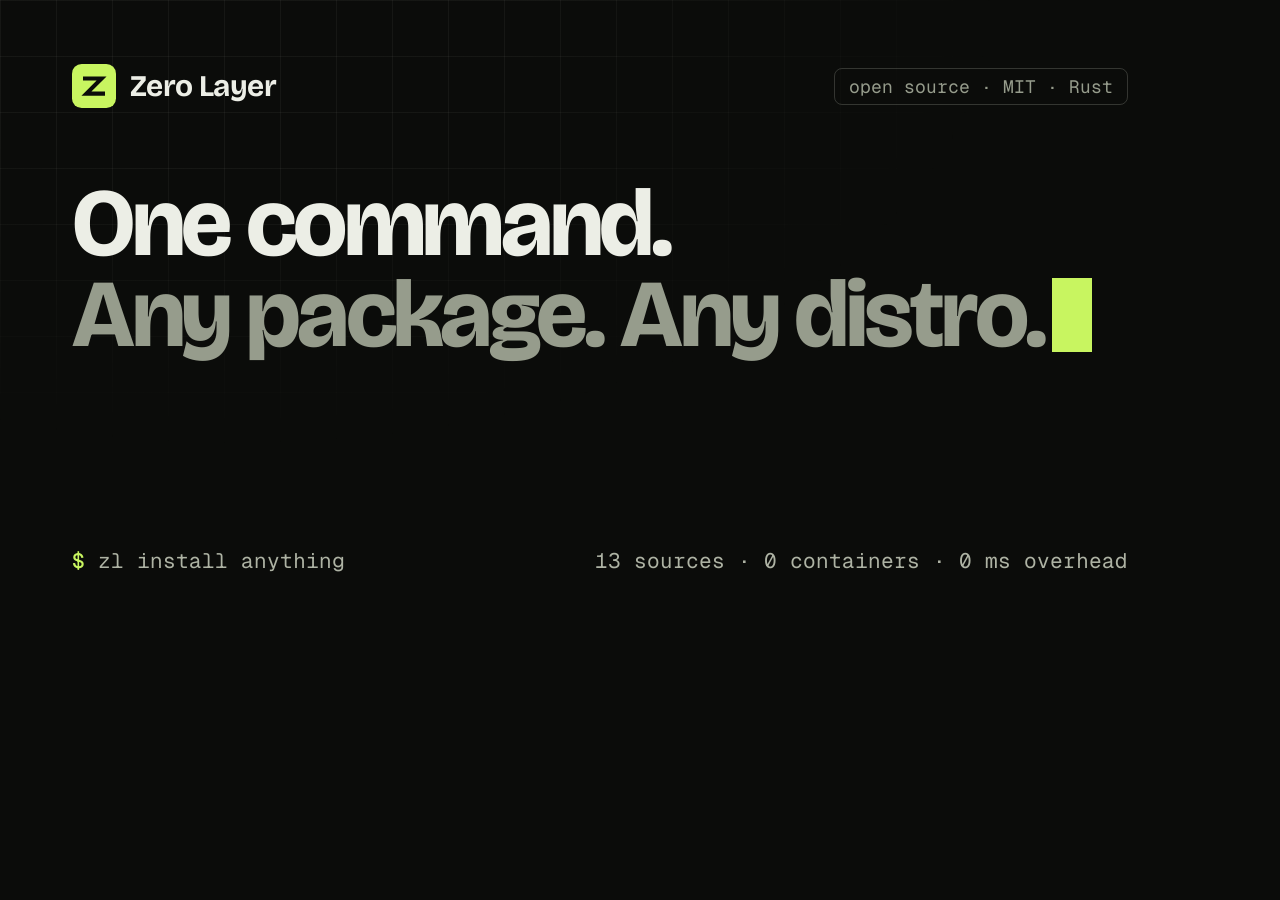
<file: docs/site/assets/og-image.src.html>
<!DOCTYPE html>
<html lang="en">
<head>
<meta charset="UTF-8">
<title>Zero Layer — social preview</title>
<!-- Source for og-image.png. Regenerate with a 1200x630 screenshot, e.g.
     npx playwright screenshot --viewport-size=1200,630 assets/og-image.src.html og-image.png -->
<link rel="preconnect" href="https://fonts.googleapis.com">
<link rel="preconnect" href="https://fonts.gstatic.com" crossorigin>
<link rel="stylesheet" href="https://fonts.googleapis.com/css2?family=Bricolage+Grotesque:opsz,wght@12..96,700..800&amp;family=Geist+Mono:wght@400..500&amp;display=swap">
<style>
    * { margin: 0; padding: 0; box-sizing: border-box; }
    body {
        width: 1200px; height: 630px; overflow: hidden; position: relative;
        background: #0b0c0a; color: #eceee6; font-family: "Geist Mono", monospace;
        padding: 64px 72px;
    }
    body::before {
        content: ""; position: absolute; inset: 0;
        background-image: linear-gradient(rgba(236,240,226,.05) 1px, transparent 1px), linear-gradient(90deg, rgba(236,240,226,.05) 1px, transparent 1px);
        background-size: 56px 56px;
        -webkit-mask-image: radial-gradient(ellipse 80% 90% at 20% 0%, #000 30%, transparent 80%);
    }
    .top { position: relative; display: flex; justify-content: space-between; align-items: center; }
    .brand { display: flex; align-items: center; gap: 14px; font-family: "Bricolage Grotesque", sans-serif; font-weight: 700; font-size: 30px; letter-spacing: -0.02em; }
    .brand svg { width: 44px; height: 44px; }
    .tag { font-size: 18px; color: #969c8c; border: 1px solid rgba(236,240,226,.18); border-radius: 8px; padding: 6px 14px; }
    h1 { position: relative; margin-top: 70px; font-family: "Bricolage Grotesque", sans-serif; font-weight: 750; font-size: 96px; line-height: .95; letter-spacing: -0.035em; white-space: nowrap; }
    h1 span { display: block; }
    h1 .b { color: #969c8c; }
    h1 .b::after { content: ""; display: inline-block; width: 40px; height: 74px; margin-left: 8px; background: #c8f560; vertical-align: -6px; }
    .foot { position: absolute; left: 72px; right: 72px; bottom: 56px; display: flex; justify-content: space-between; font-size: 21px; color: #aeb3a4; }
    .foot b { color: #c8f560; font-weight: 500; }
</style>
</head>
<body>
    <div class="top">
        <div class="brand">
            <svg viewBox="0 0 32 32"><rect width="32" height="32" rx="7" fill="#c8f560"/><path d="M9.5 10.5h12l-11 11h12" fill="none" stroke="#0b0c0a" stroke-width="3" stroke-linecap="square"/></svg>
            Zero Layer
        </div>
        <span class="tag">open source · MIT · Rust</span>
    </div>
    <h1><span>One command.</span><span class="b">Any package. Any distro.</span></h1>
    <div class="foot">
        <span><b>$</b> zl install anything</span>
        <span>13 sources · 0 containers · 0 ms overhead</span>
    </div>
</body>
</html>
</file>
<file: docs/site/assets/css/styles.css>
/* ==========================================================================
   Zero Layer — design system
   Warm near-black, one signal colour (lime), editorial type, hairlines.
   Dark is the base theme; [data-theme="light"] is opt-in (see index.html).
   ========================================================================== */

/* ------------------------------------------------------------------- Fonts */

/* Self-hosted latin subsets (SIL OFL). Bricolage is instanced at opsz 48,
   weights 600-800 — the only ones the page uses — which halves its size. */
@font-face { font-family: "Bricolage Grotesque"; font-style: normal; font-weight: 600 800; font-display: swap; src: url(../fonts/bricolage-latin.woff2) format("woff2"); }
@font-face { font-family: "Geist"; font-style: normal; font-weight: 400 600; font-display: swap; src: url(../fonts/geist-latin.woff2) format("woff2"); }
@font-face { font-family: "Geist Mono"; font-style: normal; font-weight: 400 600; font-display: swap; src: url(../fonts/geist-mono-latin.woff2) format("woff2"); }

/* Metric-matched fallbacks (size and vertical metrics measured against the
   real fonts): text keeps its size and position when the web fonts swap in,
   so the swap causes no layout shift. */
@font-face { font-family: "Bricolage Grotesque Fallback"; src: local("Arial Bold"), local("Arial"), local("Liberation Sans Bold"), local("Liberation Sans"), local("Helvetica Neue"); size-adjust: 96.85%; ascent-override: 96.03%; descent-override: 27.88%; line-gap-override: 0%; }
@font-face { font-family: "Geist Fallback"; src: local("Arial"), local("Liberation Sans"), local("Helvetica Neue"); size-adjust: 103.34%; ascent-override: 97.25%; descent-override: 28.55%; line-gap-override: 0%; }
@font-face { font-family: "Geist Mono Fallback"; src: local("Courier New"), local("Liberation Mono"), local("Menlo"); size-adjust: 99.98%; ascent-override: 100.52%; descent-override: 29.5%; line-gap-override: 0%; }

/* ------------------------------------------------------------------ Tokens */

:root {
    --font-display: "Bricolage Grotesque", "Bricolage Grotesque Fallback", ui-sans-serif, system-ui, sans-serif;
    --font-body: "Geist", "Geist Fallback", ui-sans-serif, system-ui, -apple-system, "Segoe UI", sans-serif;
    --font-mono: "Geist Mono", "Geist Mono Fallback", ui-monospace, "SFMono-Regular", Menlo, Consolas, monospace;

    --container: 1200px;
    --narrow: 880px;
    --gutter: clamp(16px, 4vw, 40px);
    --section: clamp(64px, 8.5vw, 116px);
    --radius: 14px;
    --radius-sm: 9px;
    --ease: cubic-bezier(.2, .7, .2, 1);
    --ease-out: cubic-bezier(.16, 1, .3, 1);   /* expo-out: fast start, long soft landing */

    --signal: #c8f560;           /* lime fill: buttons, markers */
    --on-signal: #0b0c0a;
}

:root,
[data-theme="dark"] {
    --bg: #0b0c0a;
    --bg-band: #10120e;
    --surface: #141612;
    --surface-2: #1a1d17;
    --line: rgba(236, 240, 226, 0.09);
    --line-strong: rgba(236, 240, 226, 0.18);
    --text: #eceee6;
    --text-2: #aeb3a4;
    --text-3: #969c8c;
    --accent: #c8f560;           /* lime used as text on dark */
    --accent-soft: rgba(200, 245, 96, 0.1);
    --warn: #f0b35c;
    --grid: rgba(236, 240, 226, 0.045);
    --code-bg: #0f110d;
    --shadow: 0 30px 80px -30px rgba(0, 0, 0, 0.7);
    color-scheme: dark;
}

[data-theme="light"] {
    --bg: #f4f2eb;
    --bg-band: #ecebe2;
    --surface: #fbfaf6;
    --surface-2: #f1f0e8;
    --line: rgba(20, 21, 15, 0.1);
    --line-strong: rgba(20, 21, 15, 0.2);
    --text: #14150f;
    --text-2: #45483f;
    --text-3: #5d6155;
    --accent: #3d6a00;           /* dark olive: lime is unreadable as text on paper */
    --accent-soft: rgba(61, 106, 0, 0.09);
    --warn: #8f4f00;
    --grid: rgba(20, 21, 15, 0.05);
    --code-bg: #14150f;
    --shadow: 0 30px 70px -35px rgba(40, 40, 20, 0.35);
    color-scheme: light;
}

/* ------------------------------------------------------------------- Base */

*, *::before, *::after { box-sizing: border-box; }
* { margin: 0; padding: 0; }

html { -webkit-text-size-adjust: 100%; scroll-behavior: smooth; scroll-padding-top: 84px; interpolate-size: allow-keywords; }

body {
    background: var(--bg);
    color: var(--text);
    font-family: var(--font-body);
    font-size: 17px;
    line-height: 1.6;
    -webkit-font-smoothing: antialiased;
    text-rendering: optimizeLegibility;
    overflow-x: hidden;
}

img, svg { display: block; max-width: 100%; }
a { color: inherit; }
button, select { font: inherit; color: inherit; }
ul, ol { list-style: none; }
code, pre { font-family: var(--font-mono); }
strong { font-weight: 600; color: var(--text); }

::selection { background: var(--signal); color: var(--on-signal); }

:focus-visible { outline: 2px solid var(--accent); outline-offset: 3px; border-radius: 4px; }

.visually-hidden {
    position: absolute; width: 1px; height: 1px; padding: 0; margin: -1px;
    overflow: hidden; clip: rect(0 0 0 0); white-space: nowrap; border: 0;
}

.skip-link {
    position: absolute; left: 16px; top: -60px; z-index: 100;
    background: var(--signal); color: var(--on-signal);
    padding: 10px 16px; border-radius: var(--radius-sm); font-weight: 600; text-decoration: none;
}
.skip-link:focus { top: 16px; }

.container { width: 100%; max-width: var(--container); margin-inline: auto; padding-inline: var(--gutter); }
.container-narrow > * { max-width: var(--narrow); }

h1, h2, h3 { font-family: var(--font-display); font-weight: 700; letter-spacing: -0.025em; line-height: 1.05; }
h2 { font-size: clamp(2rem, 4.6vw, 3.5rem); text-wrap: balance; }
h3 { font-size: 1.2rem; letter-spacing: -0.012em; line-height: 1.25; }

p { color: var(--text-2); }
.prose { margin-top: 18px; max-width: 60ch; }
.prose code, .faq-body code { font-size: 0.88em; padding: 1px 6px; border-radius: 5px; background: var(--surface-2); color: var(--text); }
.mt { margin-top: 40px; }

.link { color: var(--accent); text-decoration: underline; text-decoration-thickness: 1px; text-underline-offset: 3px; }
.link:hover { text-decoration-thickness: 2px; }

/* -------------------------------------------------------------------- Nav */

.nav {
    position: sticky; top: 0; z-index: 50;
    background: color-mix(in srgb, var(--bg) 94%, transparent);
    border-bottom: 1px solid transparent;
    transition: border-color .25s var(--ease);
}
.nav.is-scrolled { border-bottom-color: var(--line); }

.nav-inner {
    max-width: var(--container); margin-inline: auto; padding-inline: var(--gutter);
    height: 68px; display: flex; align-items: center; gap: 28px;
}

.brand {
    display: inline-flex; align-items: center; gap: 10px; text-decoration: none;
    font-family: var(--font-display); font-weight: 700; font-size: 1.08rem; letter-spacing: -0.02em;
    min-height: 40px;
}
.brand-mark { width: 28px; height: 28px; flex: none; }
.brand-mark rect { fill: var(--signal); }
.brand-mark path { fill: none; stroke: var(--on-signal); stroke-width: 3; stroke-linecap: square; stroke-linejoin: miter; }

.nav-links { display: flex; gap: 4px; margin-left: auto; }
.nav-links a {
    font-size: 0.92rem; color: var(--text-2); text-decoration: none;
    padding: 10px 12px; border-radius: 8px; min-height: 40px; display: inline-flex; align-items: center;
    transition: color .2s, background .2s;
}
.nav-links a:hover { color: var(--text); background: var(--surface); }

.nav-actions { display: flex; align-items: center; gap: 6px; }

.gh-link, .icon-btn {
    width: 40px; height: 40px; display: inline-grid; place-items: center;
    border-radius: 10px; border: 1px solid var(--line); background: transparent;
    color: var(--text-2); cursor: pointer; transition: color .2s, border-color .2s, background .2s;
}
.gh-link:hover, .icon-btn:hover { color: var(--text); border-color: var(--line-strong); background: var(--surface); }

.icon-btn .moon { display: none; }
[data-theme="light"] .icon-btn .sun { display: none; }
[data-theme="light"] .icon-btn .moon { display: block; }

.lang select {
    appearance: none; -webkit-appearance: none;
    height: 40px; padding: 0 30px 0 12px; border-radius: 10px;
    border: 1px solid var(--line); background: transparent;
    font-family: var(--font-mono); font-size: 0.8rem; font-weight: 500; letter-spacing: 0.04em;
    color: var(--text-2); cursor: pointer;
    background-image: linear-gradient(45deg, transparent 50%, currentColor 50%), linear-gradient(135deg, currentColor 50%, transparent 50%);
    background-position: calc(100% - 15px) 18px, calc(100% - 10px) 18px;
    background-size: 5px 5px; background-repeat: no-repeat;
}
.lang select:hover { color: var(--text); border-color: var(--line-strong); }
.lang option { background: var(--surface); color: var(--text); }

.menu-btn { display: none; }

.nav-progress { position: absolute; left: 0; right: 0; bottom: -1px; height: 1px; background: var(--accent); transform: scaleX(0); transform-origin: 0 50%; will-change: transform; }

/* ------------------------------------------------------------------- Hero */

.hero { position: relative; padding-top: clamp(48px, 8vw, 104px); overflow: hidden; }

.hero::before {
    /* measured grid, fading out: a draughtsman's sheet rather than a glow */
    content: ""; position: absolute; inset: 0 0 auto 0; height: 760px; z-index: -1;
    background-image:
        linear-gradient(var(--grid) 1px, transparent 1px),
        linear-gradient(90deg, var(--grid) 1px, transparent 1px);
    background-size: 56px 56px;
    background-position: center top;
    -webkit-mask-image: radial-gradient(ellipse 70% 80% at 30% 0%, #000 30%, transparent 75%);
    mask-image: radial-gradient(ellipse 70% 80% at 30% 0%, #000 30%, transparent 75%);
}

.hero-grid { display: grid; grid-template-columns: minmax(0, 1.08fr) minmax(0, 0.92fr); gap: clamp(32px, 5vw, 72px); align-items: center; }

.kicker {
    display: inline-flex; align-items: center; gap: 10px;
    font-family: var(--font-mono); font-size: 0.78rem; letter-spacing: 0.06em; text-transform: uppercase;
    color: var(--text-2); margin-bottom: 28px;
}
.kicker-dot { width: 8px; height: 8px; background: var(--signal); box-shadow: 0 0 0 4px var(--accent-soft); }

.hero h1 { font-size: clamp(2.7rem, 5.9vw, 5.1rem); font-weight: 750; letter-spacing: -0.032em; line-height: 0.96; }
.hero h1 span { display: block; }
.hero h1 span, .hero-lede { animation: settle .8s var(--ease-out) both; }
.hero h1 .h1-b { animation-delay: .04s; }
.hero-lede { animation-delay: .08s; }
.kicker, .hero .btn-row, .install-line, .hero-note { animation: rise .7s var(--ease-out) both; }
.hero .btn-row { animation-delay: .1s; }
.install-line { animation-delay: .14s; }
.hero-note { animation-delay: .18s; }
.terminal { animation: rise .8s var(--ease-out) .1s both; }
@keyframes settle { from { transform: translate3d(0, .35em, 0); } }
@keyframes rise { from { opacity: 0; transform: translate3d(0, 22px, 0); } }
.h1-b { color: var(--text-3); }
.h1-b::after {
    /* terminal block cursor */
    content: ""; display: inline-block; width: 0.42em; height: 0.78em; margin-left: 0.08em;
    background: var(--signal); vertical-align: -0.04em;
    /* starts blinking once the page has settled: a blinking block during
       load reads as "still changing" to Speed Index */
    animation: blink 1.1s steps(1) 3s infinite;
}
@keyframes blink { 50% { opacity: 0; } }

.hero-lede { font-size: clamp(1.05rem, 1.6vw, 1.22rem); line-height: 1.55; margin-top: 28px; max-width: 34em; }

.btn-row { display: flex; flex-wrap: wrap; gap: 12px; margin-top: 36px; }

.btn {
    display: inline-flex; align-items: center; justify-content: center; gap: 10px;
    min-height: 50px; padding: 0 22px; border-radius: 12px;
    font-weight: 600; font-size: 0.98rem; text-decoration: none; cursor: pointer;
    border: 1px solid transparent;
    transition: transform .45s var(--ease-out), background .25s, border-color .25s, color .25s;
}
.btn:hover { transform: translate3d(0, -2px, 0); }
.btn:active { transform: translate3d(0, 1px, 0); transition-duration: .08s; }
.btn-primary { background: var(--signal); color: var(--on-signal); }
.btn-primary:hover { background: #d8ff7a; }
.btn-primary svg { transition: transform .45s var(--ease-out); }
.btn-primary:hover svg { transform: translateX(3px); }
[data-theme="light"] .btn-primary { border-color: rgba(20, 21, 15, 0.25); }
.btn-ghost { border-color: var(--line-strong); color: var(--text); }
.btn-ghost:hover { background: var(--surface); }

.install-line {
    margin-top: 28px; display: flex; align-items: center; gap: 12px;
    border: 1px solid var(--line); background: var(--surface); border-radius: 12px;
    padding: 5px 5px 5px 16px; max-width: 100%;
}
.install-line .prompt { font-family: var(--font-mono); color: var(--accent); flex: none; }
.install-line code {
    flex: 1; min-width: 0; font-size: 0.82rem; color: var(--text-2);
    white-space: nowrap; overflow-x: auto; scrollbar-width: none; padding: 8px 0;
}
.install-line code::-webkit-scrollbar { display: none; }
.hero-note { margin-top: 14px; font-family: var(--font-mono); font-size: 0.78rem; color: var(--text-3); }

.copy-btn {
    flex: none; display: inline-flex; align-items: center; gap: 7px;
    min-height: 40px; padding: 0 14px; border-radius: 9px;
    border: 1px solid var(--line); background: var(--surface-2);
    font-family: var(--font-mono); font-size: 0.76rem; color: var(--text-2); cursor: pointer;
    transition: color .2s, border-color .2s;
}
.copy-btn:hover { color: var(--text); border-color: var(--line-strong); }
.copy-btn.is-copied { color: var(--on-signal); background: var(--signal); border-color: var(--signal); }

/* Terminal */

.terminal {
    border: 1px solid var(--line-strong); border-radius: var(--radius);
    background: var(--code-bg); box-shadow: var(--shadow); overflow: hidden;
    color: #dfe3d6;
}
.terminal-bar {
    display: flex; align-items: center; justify-content: space-between; gap: 12px;
    padding: 12px 16px; border-bottom: 1px solid rgba(236, 240, 226, 0.08);
    font-family: var(--font-mono); font-size: 0.74rem; color: #8a9080;
}
.terminal-tag { border: 1px solid rgba(236, 240, 226, 0.14); border-radius: 6px; padding: 2px 8px; }
.terminal-body {
    font-family: var(--font-mono); font-size: 0.8rem; line-height: 1.75;
    padding: 18px 18px 22px; height: 348px; overflow: hidden; white-space: pre;
}
.terminal-body .line { overflow: hidden; text-overflow: ellipsis; }
.terminal-body .prompt { color: #c8f560; }
.terminal-body .ok { color: #c8f560; }
.terminal-body .dim { color: #aab09f; }
.terminal-body .comment { color: #7d8374; }
.terminal-body .bar { color: #c8f560; }
.cursor { display: inline-block; width: 8px; height: 15px; background: #c8f560; vertical-align: -2px; animation: blink 1.1s steps(1) infinite; }

/* Sources strip */

.strip { margin-top: clamp(56px, 8vw, 96px); border-block: 1px solid var(--line); }
.strip-inner { display: flex; align-items: center; gap: 28px; height: 64px; }
.strip-label {
    flex: none; font-family: var(--font-mono); font-size: 0.74rem; letter-spacing: 0.06em;
    text-transform: uppercase; color: var(--text-3);
}
.strip-track {
    flex: 1; min-width: 0; display: flex; overflow: hidden;
    -webkit-mask-image: linear-gradient(90deg, transparent, #000 8%, #000 92%, transparent);
    mask-image: linear-gradient(90deg, transparent, #000 8%, #000 92%, transparent);
}
.strip-list { display: flex; flex: none; gap: 40px; padding-right: 40px; animation: marquee 38s linear infinite; will-change: transform; }
.strip-list li { font-family: var(--font-display); font-weight: 600; font-size: 1.15rem; color: var(--text-2); white-space: nowrap; letter-spacing: -0.01em; }
.strip:hover .strip-list { animation-play-state: paused; }
@keyframes marquee { from { transform: translate3d(0, 0, 0); } to { transform: translate3d(-100%, 0, 0); } }

/* Stats */

.stats { display: grid; grid-template-columns: repeat(4, 1fr); border-bottom: 1px solid var(--line); }
.stat { padding: 30px 24px 34px; border-left: 1px solid var(--line); display: flex; flex-direction: column-reverse; gap: 6px; }
.stat:first-child { border-left: 0; padding-left: 0; }
.stat dd { font-family: var(--font-display); font-weight: 700; font-size: clamp(2.2rem, 4.4vw, 3.4rem); letter-spacing: -0.04em; line-height: 1; }
.stat dd small { font-size: 0.45em; color: var(--text-3); margin-left: 3px; letter-spacing: 0; }
.stat dt { font-family: var(--font-mono); font-size: 0.74rem; letter-spacing: 0.05em; text-transform: uppercase; color: var(--text-3); }

/* --------------------------------------------------------------- Sections */

main { counter-reset: section; }
.section { padding-block: var(--section); }
.section-band { background: var(--bg-band); border-block: 1px solid var(--line); }
/* Below-the-fold sections skip style, layout and paint until they approach
   the viewport; "auto" remembers the real size once rendered. */
.section, .cta-wrap, .footer { content-visibility: auto; contain-intrinsic-size: auto 1100px; }

.sec-head { max-width: 760px; margin-bottom: clamp(40px, 6vw, 64px); }
.eyebrow {
    counter-increment: section;
    display: flex; align-items: center; gap: 12px; margin-bottom: 20px;
    font-family: var(--font-mono); font-size: 0.78rem; letter-spacing: 0.06em; text-transform: uppercase; color: var(--accent);
}
.eyebrow::before { content: counter(section, decimal-leading-zero); color: var(--text-3); }
.eyebrow::after { content: ""; height: 1px; width: 48px; background: var(--line-strong); order: -1; display: none; }
.sec-lede { font-size: clamp(1.05rem, 1.5vw, 1.18rem); margin-top: 20px; max-width: 46em; }

.index { font-family: var(--font-mono); font-size: 0.8rem; color: var(--text-3); }

/* Why */

.pains { display: grid; grid-template-columns: repeat(3, 1fr); gap: clamp(24px, 4vw, 48px); }
.pain { border-top: 1px solid var(--line-strong); padding-top: 22px; }
.pain .index { display: block; margin-bottom: 36px; color: var(--accent); }
.pain h3 { font-size: 1.35rem; margin-bottom: 12px; }

/* Idea */

.split { display: grid; grid-template-columns: minmax(0, 1fr) minmax(0, 1fr); gap: clamp(40px, 6vw, 88px); align-items: center; }
.split-top { align-items: start; }

.checks { display: grid; gap: 12px; margin-top: 28px; }
.checks li { position: relative; padding-left: 30px; color: var(--text-2); }
.checks li::before {
    content: ""; position: absolute; left: 0; top: 0.45em; width: 14px; height: 8px;
    border-left: 2px solid var(--accent); border-bottom: 2px solid var(--accent); transform: rotate(-45deg);
}

.elf {
    border: 1px solid var(--line-strong); border-radius: var(--radius); background: var(--surface);
    padding: 22px; box-shadow: var(--shadow); font-family: var(--font-mono);
}
.elf-file {
    display: flex; justify-content: space-between; flex-wrap: wrap; gap: 6px 16px;
    font-size: 0.74rem; color: var(--text-3); padding-bottom: 16px; margin-bottom: 18px; border-bottom: 1px dashed var(--line-strong);
}
.elf-name { color: var(--text); font-weight: 500; }
.elf-panel { border-radius: 10px; padding: 14px 16px; }
.elf-before { background: color-mix(in srgb, var(--warn) 8%, transparent); }
.elf-after { background: var(--accent-soft); }
.elf-label { display: flex; align-items: center; gap: 10px; font-size: 0.72rem; text-transform: uppercase; letter-spacing: 0.06em; margin-bottom: 10px; }
.elf-before .elf-label { color: var(--warn); }
.elf-after .elf-label { color: var(--accent); }
.elf-sign { font-size: 1rem; font-weight: 600; }
.elf dl { display: grid; gap: 6px; }
.elf dl div { display: grid; grid-template-columns: 96px minmax(0, 1fr); gap: 12px; font-size: 0.8rem; }
.elf dt { color: var(--text-3); }
.elf dd { color: var(--text); overflow-wrap: anywhere; }
.elf-before dd { color: var(--text-2); }
.elf .chg dd { position: relative; justify-self: start; }
.elf-before .chg dd::after {
    content: ""; position: absolute; left: -2px; right: -2px; top: 52%; height: 1.5px; background: var(--warn);
    transform: scaleX(0); transform-origin: 0 50%; transition: transform .7s var(--ease-out);
}
.js .elf-after { opacity: 0; transform: translate3d(0, 14px, 0); transition: opacity .8s var(--ease-out), transform 1s var(--ease-out); }
.elf-after .chg dd { transition: color 1.2s var(--ease-out); }
.js .elf:not(.is-visible) .elf-after .chg dd { color: var(--text-3); }
.elf.is-visible .elf-before .chg dd::after { transform: scaleX(1); transition-delay: .55s; }
.elf.is-visible .elf-before .chg:nth-child(2) dd::after { transition-delay: .7s; }
.elf.is-visible .elf-after { opacity: 1; transform: none; transition-delay: 1s; }
.elf.is-visible .elf-after .chg dd { transition-delay: 1.3s; }
.elf-arrow span { transition: background .5s var(--ease-out), color .5s; }
.elf.is-visible .elf-arrow span { animation: ping 1.4s var(--ease-out) .85s both; }
@keyframes ping { 0% { box-shadow: 0 0 0 0 color-mix(in srgb, var(--accent) 45%, transparent); } 100% { box-shadow: 0 0 0 14px transparent; } }
.elf-arrow { display: flex; align-items: center; gap: 10px; padding: 10px 16px; color: var(--text-3); font-size: 0.72rem; }
.elf-arrow::before, .elf-arrow::after { content: ""; flex: 1; height: 1px; background: var(--line-strong); }
.elf-arrow span { border: 1px solid var(--line-strong); border-radius: 999px; padding: 2px 10px; color: var(--accent); }
.elf-foot { margin-top: 18px; font-size: 0.8rem; color: var(--text-3); }

/* Principles */

.cells {
    display: grid; grid-template-columns: repeat(3, 1fr); gap: 1px;
    background: var(--line); border: 1px solid var(--line); border-radius: var(--radius); overflow: hidden;
}
.cell { background: var(--bg); padding: clamp(24px, 3vw, 36px); transition: background .25s; }
.cell:hover { background: var(--surface); }
.cell .index { display: block; margin-bottom: 28px; transition: color .25s; }
.cell:hover .index { color: var(--accent); }
.cell h3 { margin-bottom: 10px; }
.cell p { font-size: 0.96rem; }

/* Pipeline */

.pipeline { display: grid; grid-template-columns: repeat(4, 1fr); gap: 1px; background: var(--line); border: 1px solid var(--line); border-radius: var(--radius); overflow: hidden; }
.pstep { background: var(--bg-band); padding: 26px 24px 28px; display: flex; flex-direction: column; gap: 10px; position: relative; }
.pstep::before {
    content: ""; position: absolute; left: 0; right: 0; top: 0; height: 2px; background: var(--signal);
    transform: scaleX(0); transform-origin: 0 50%; transition: transform .9s var(--ease-out);
}
.pipeline.is-visible .pstep::before { transform: scaleX(1); transition-delay: calc(var(--i, 0) * 110ms + 250ms); }
.pstep:hover .pstep-n { color: var(--accent); }
.pstep-n { transition: color .3s; }
.pstep-n { font-family: var(--font-display); font-weight: 700; font-size: 2rem; letter-spacing: -0.04em; color: var(--text-3); line-height: 1; margin-bottom: 12px; }
.pstep p { font-size: 0.92rem; flex: 1; }
.chip {
    align-self: flex-start; margin-top: 6px;
    font-family: var(--font-mono); font-size: 0.72rem; color: var(--text-2);
    border: 1px solid var(--line-strong); border-radius: 6px; padding: 3px 8px;
}

/* Bento */

.bento { display: grid; grid-template-columns: repeat(6, 1fr); gap: 14px; }
.tile {
    grid-column: span 2; border: 1px solid var(--line); border-radius: var(--radius);
    background: var(--surface); padding: clamp(24px, 3vw, 32px);
    transition: border-color .3s, transform .6s var(--ease-out);
}
.tile:hover { border-color: var(--line-strong); transform: translate3d(0, -4px, 0); }
.tile-wide { grid-column: span 4; }
.tile-half { grid-column: span 3; }
.tile h3 { font-size: 1.3rem; margin-bottom: 10px; }
.tile p { font-size: 0.96rem; max-width: 52ch; }
.tile-accent { background: var(--signal); border-color: var(--signal); }
.tile-accent h3, .tile-accent p { color: var(--on-signal); }
.tile-accent .tags li { border-color: rgba(11, 12, 10, 0.3); color: var(--on-signal); }

.tags { display: flex; flex-wrap: wrap; gap: 8px; margin-top: 22px; }
.tags li { font-family: var(--font-mono); font-size: 0.76rem; color: var(--text-2); border: 1px solid var(--line-strong); border-radius: 7px; padding: 4px 10px; }

/* Sources */

.sources { display: grid; grid-template-columns: repeat(5, minmax(0, 1fr)); gap: 1px; background: var(--line); border: 1px solid var(--line); border-radius: var(--radius); overflow: hidden; }
.sources li { background: var(--bg-band); padding: 20px 22px; display: flex; flex-direction: column; gap: 4px; transition: background .2s; }
.sources li:hover { background: var(--surface); }
.sources code { font-size: 1rem; font-weight: 500; color: var(--text); }
.sources li:hover code { color: var(--accent); }
.sources span { font-size: 0.86rem; color: var(--text-3); }
.sources .sources-more { grid-column: span 2; padding: 0; }
.sources-more a {
    flex: 1; display: flex; align-items: center; justify-content: space-between; gap: 16px;
    padding: 20px 22px; text-decoration: none; font-weight: 600; color: var(--accent);
}
.sources-more a::after { content: "→"; font-family: var(--font-mono); transition: transform .2s var(--ease); }
.sources-more a:hover::after { transform: translateX(4px); }

.fineprint { margin-top: 28px; font-size: 0.9rem; color: var(--text-3); max-width: 70ch; }

/* Commands */

.tabs { display: flex; gap: 4px; margin-bottom: 14px; overflow-x: auto; scrollbar-width: none; }
.tabs::-webkit-scrollbar { display: none; }
.tab {
    flex: none; min-height: 40px; padding: 0 16px; border-radius: 9px;
    border: 1px solid transparent; background: transparent; cursor: pointer;
    font-family: var(--font-mono); font-size: 0.82rem; color: var(--text-3);
    transition: color .2s, border-color .2s, background .2s;
}
.tab:hover { color: var(--text); }
.tab[aria-selected="true"] { color: var(--text); border-color: var(--line-strong); background: var(--surface); }

.codeblock {
    position: relative; border: 1px solid var(--line-strong); border-radius: var(--radius);
    background: var(--code-bg); color: #dfe3d6; overflow: hidden;
}
.codeblock pre { padding: 22px 22px; font-size: 0.84rem; line-height: 1.8; overflow-x: auto; }
.codeblock .copy-btn {
    position: absolute; top: 10px; right: 10px; z-index: 1;
    background: #1a1d17; border-color: rgba(236, 240, 226, 0.12); color: #aab09f;
}
.codeblock .copy-btn:hover { color: #eceee6; }
.codeblock .copy-btn.is-copied { color: #0b0c0a; background: #c8f560; border-color: #c8f560; }
.c-prompt { color: #c8f560; user-select: none; }
.c-cmd { color: #eceee6; }
.c-flag { color: #f0c27a; }
.c-note { color: #7d8374; }
.tree pre { padding-right: 22px; }

/* Comparison */

.table-wrap { overflow-x: auto; border: 1px solid var(--line); border-radius: var(--radius); }
.compare { width: 100%; border-collapse: collapse; min-width: 720px; font-size: 0.94rem; }
.compare th, .compare td { text-align: left; padding: 18px 20px; border-bottom: 1px solid var(--line); vertical-align: top; }
.compare thead th { font-family: var(--font-mono); font-size: 0.74rem; letter-spacing: 0.05em; text-transform: uppercase; color: var(--text-3); font-weight: 500; }
.compare tbody th { font-family: var(--font-display); font-weight: 650; font-size: 1.02rem; color: var(--text); white-space: nowrap; }
.compare td { color: var(--text-2); }
.compare tbody tr:last-child th, .compare tbody tr:last-child td { border-bottom: 0; }
.row-zl { background: var(--accent-soft); }
.row-zl th { box-shadow: inset 3px 0 0 var(--accent); }
.row-zl td { color: var(--text); }
.yes { color: var(--accent); font-weight: 600; }

/* Get started */

.notice {
    display: flex; gap: 14px; align-items: flex-start; margin-bottom: 40px;
    border: 1px solid var(--line-strong); border-radius: var(--radius-sm); padding: 16px 18px;
    font-size: 0.94rem; color: var(--text-2); background: var(--surface);
}
.notice-ok { border-color: color-mix(in srgb, var(--accent) 45%, transparent); }
.notice-ico { flex: none; width: 24px; height: 24px; display: grid; place-items: center; border-radius: 50%; background: var(--signal); color: var(--on-signal); font-size: 0.8rem; font-weight: 700; }
.notice a { color: var(--accent); }

.steps { counter-reset: step; display: grid; grid-template-columns: minmax(0, 1fr); gap: 36px; }
.step { counter-increment: step; position: relative; padding-left: 64px; min-width: 0; }
.step::before {
    content: counter(step); position: absolute; left: 0; top: -4px;
    width: 40px; height: 40px; display: grid; place-items: center; border-radius: 10px;
    border: 1px solid var(--line-strong); font-family: var(--font-mono); font-size: 0.9rem; color: var(--accent);
}
.step::after { content: ""; position: absolute; left: 20px; top: 48px; bottom: -28px; width: 1px; background: var(--line); }
.step:last-child::after { display: none; }
.step h3 { margin-bottom: 8px; }
.step > p { font-size: 0.96rem; margin-bottom: 16px; }

/* FAQ */

.faq-grid { display: grid; grid-template-columns: minmax(0, 0.8fr) minmax(0, 1.2fr); gap: clamp(32px, 6vw, 88px); align-items: start; }
.faq-grid .sec-head { position: sticky; top: 110px; }
.faq { border-top: 1px solid var(--line-strong); }
.faq details { border-bottom: 1px solid var(--line); }
.faq summary {
    list-style: none; cursor: pointer; display: flex; justify-content: space-between; align-items: center; gap: 20px;
    min-height: 64px; padding: 18px 0;
    font-family: var(--font-display); font-weight: 600; font-size: 1.12rem; letter-spacing: -0.012em;
}
.faq summary::-webkit-details-marker { display: none; }
.faq summary::after {
    content: "+"; flex: none; width: 32px; height: 32px; display: grid; place-items: center;
    border: 1px solid var(--line-strong); border-radius: 8px; font-family: var(--font-mono); font-weight: 400; color: var(--text-2);
    transition: transform .5s var(--ease-out), background .3s, color .3s, border-color .3s;
}
.faq details[open] summary::after { transform: rotate(45deg); background: var(--signal); color: var(--on-signal); border-color: var(--signal); }
.faq-body { padding: 0 48px 24px 0; color: var(--text-2); }
.faq details::details-content {
    block-size: 0; overflow: clip;
    transition: block-size .5s var(--ease-out), content-visibility .5s allow-discrete;
}
.faq details[open]::details-content { block-size: auto; }

/* CTA */

.cta-wrap { padding-bottom: var(--section); }
.cta {
    position: relative; overflow: hidden;
    background: var(--signal); color: var(--on-signal);
    border-radius: calc(var(--radius) + 8px); padding: clamp(40px, 7vw, 88px);
}
.cta::after {
    content: "zl"; position: absolute; right: 0.08em; bottom: -0.2em;
    font-family: var(--font-display); font-weight: 800; font-size: clamp(9rem, 20vw, 17rem); line-height: 1;
    letter-spacing: -0.06em; color: rgba(11, 12, 10, 0.07); pointer-events: none;
}
.cta h2 { font-size: clamp(2.3rem, 6vw, 4.6rem); letter-spacing: -0.045em; max-width: 12em; color: var(--on-signal); }
.cta p { color: rgba(11, 12, 10, 0.78); font-size: 1.1rem; margin-top: 18px; max-width: 34em; }
.cta .btn-row { position: relative; z-index: 1; }
.btn-dark { background: #0b0c0a; color: #eceee6; }
.btn-dark:hover { background: #22251e; }
.btn-outline-dark { border-color: rgba(11, 12, 10, 0.35); color: #0b0c0a; }
.btn-outline-dark:hover { background: rgba(11, 12, 10, 0.07); }

/* Footer */

.footer { border-top: 1px solid var(--line); padding: 64px 0 36px; }
.footer-grid { display: grid; grid-template-columns: 1.6fr repeat(3, 1fr); gap: 40px; }
.footer-about p { font-size: 0.92rem; margin-top: 14px; max-width: 34ch; }
.socials { display: flex; gap: 6px; margin-top: 18px; }
.socials a { width: 40px; height: 40px; display: grid; place-items: center; border-radius: 10px; border: 1px solid var(--line); color: var(--text-2); transition: color .2s, border-color .2s; }
.socials a:hover { color: var(--text); border-color: var(--line-strong); }
.footer-col .footer-h { font-family: var(--font-mono); font-size: 0.74rem; letter-spacing: 0.06em; text-transform: uppercase; color: var(--text-3); font-weight: 500; margin-bottom: 12px; }
.footer-col a { display: inline-flex; min-height: 40px; align-items: center; font-size: 0.94rem; color: var(--text-2); text-decoration: none; }
.footer-col a:hover { color: var(--accent); }
.footer-bottom {
    display: flex; flex-wrap: wrap; justify-content: space-between; gap: 12px;
    margin-top: 48px; padding-top: 24px; border-top: 1px solid var(--line);
    font-size: 0.84rem; color: var(--text-3);
}
.footer-bottom a { color: var(--text-2); }

/* ---------------------------------------------------------------- Reveals */

.js .reveal { opacity: 0; transform: translate3d(0, 28px, 0); transition: opacity .9s var(--ease-out), transform 1.1s var(--ease-out); }
.js .reveal.is-visible { opacity: 1; transform: none; }

/* Grids reveal their children one after another; main.js sets --i. */
.js .stagger > * { opacity: 0; transform: translate3d(0, 24px, 0); transition: opacity .8s var(--ease-out), transform 1s var(--ease-out), background .25s, border-color .3s; }
.js .stagger.is-visible > * { opacity: 1; transform: none; transition-delay: calc(var(--i, 0) * 70ms), calc(var(--i, 0) * 70ms), 0s, 0s; }
.js .stagger.is-visible > *:hover { transition-delay: 0s; }

@media (prefers-reduced-motion: reduce) {
    html { scroll-behavior: auto; }
    *, *::before, *::after { animation-duration: 0.001ms !important; animation-iteration-count: 1 !important; transition-duration: 0.001ms !important; }
    .js .reveal, .js .stagger > *, .js .elf-after { opacity: 1; transform: none; }
    .pstep::before { display: none; }
    .strip-list { animation: none; }
    .strip-list[aria-hidden="true"] { display: none; }
    .strip-track { flex-wrap: wrap; }
}

/* ------------------------------------------------------------- Responsive */

@media (max-width: 1080px) {
    .nav-links { gap: 0; }
    .nav-links a { padding: 10px 9px; font-size: 0.88rem; }
    .pipeline { grid-template-columns: repeat(2, 1fr); }
}

@media (max-width: 960px) {
    .menu-btn { display: inline-grid; }
    .nav-actions { margin-left: auto; }
    .nav-links {
        display: none; position: absolute; left: 0; right: 0; top: 68px;
        flex-direction: column; gap: 0; padding: 8px var(--gutter) 16px;
        background: var(--bg); border-bottom: 1px solid var(--line);
    }
    .nav-links.is-open { display: flex; }
    .nav-links a { min-height: 48px; font-size: 1rem; }

    .hero-grid, .split, .faq-grid { grid-template-columns: minmax(0, 1fr); }
    .faq-grid .sec-head { position: static; }
    .terminal-body { height: 320px; }
    .stats { grid-template-columns: repeat(2, 1fr); }
    .stat:nth-child(3) { border-left: 0; padding-left: 0; }
    .stat:nth-child(n+3) { border-top: 1px solid var(--line); }
    .pains { grid-template-columns: minmax(0, 1fr); }
    .cells { grid-template-columns: repeat(2, 1fr); }
    .sources { grid-template-columns: repeat(3, minmax(0, 1fr)); }
    .bento { grid-template-columns: repeat(2, 1fr); }
    .tile, .tile-half { grid-column: span 1; }
    .tile-wide { grid-column: span 2; }
    .footer-grid { grid-template-columns: repeat(3, 1fr); }
    .footer-about { grid-column: 1 / -1; }
}

@media (max-width: 600px) {
    body { font-size: 16px; }
    .gh-link { display: none; }
    .strip-inner { flex-direction: column; align-items: flex-start; justify-content: center; gap: 10px; height: auto; padding-block: 18px; }
    .strip-track { width: 100%; }
    .stat { padding: 22px 14px 24px; }
    .stat:nth-child(odd) { padding-left: 0; }
    .cells, .pipeline, .bento { grid-template-columns: minmax(0, 1fr); }
    .sources { grid-template-columns: repeat(2, minmax(0, 1fr)); }
    .sources .sources-more { grid-column: span 1; }
    .tile-wide { grid-column: span 1; }
    .terminal-body { font-size: 0.72rem; height: 300px; padding: 14px; }
    .elf { padding: 16px; }
    .elf dl div { grid-template-columns: minmax(0, 1fr); gap: 0; }
    .step { padding-left: 0; }
    .step::before { position: static; margin-bottom: 14px; }
    .step::after { display: none; }
    .codeblock pre { padding: 56px 16px 18px; font-size: 0.78rem; }
    .faq-body { padding-right: 0; }
    .footer-grid { grid-template-columns: repeat(2, 1fr); }
    .btn { width: 100%; }
}

@media (max-width: 360px) {
    .nav-inner { gap: 12px; }
    .brand span { display: none; }
}
</file>
